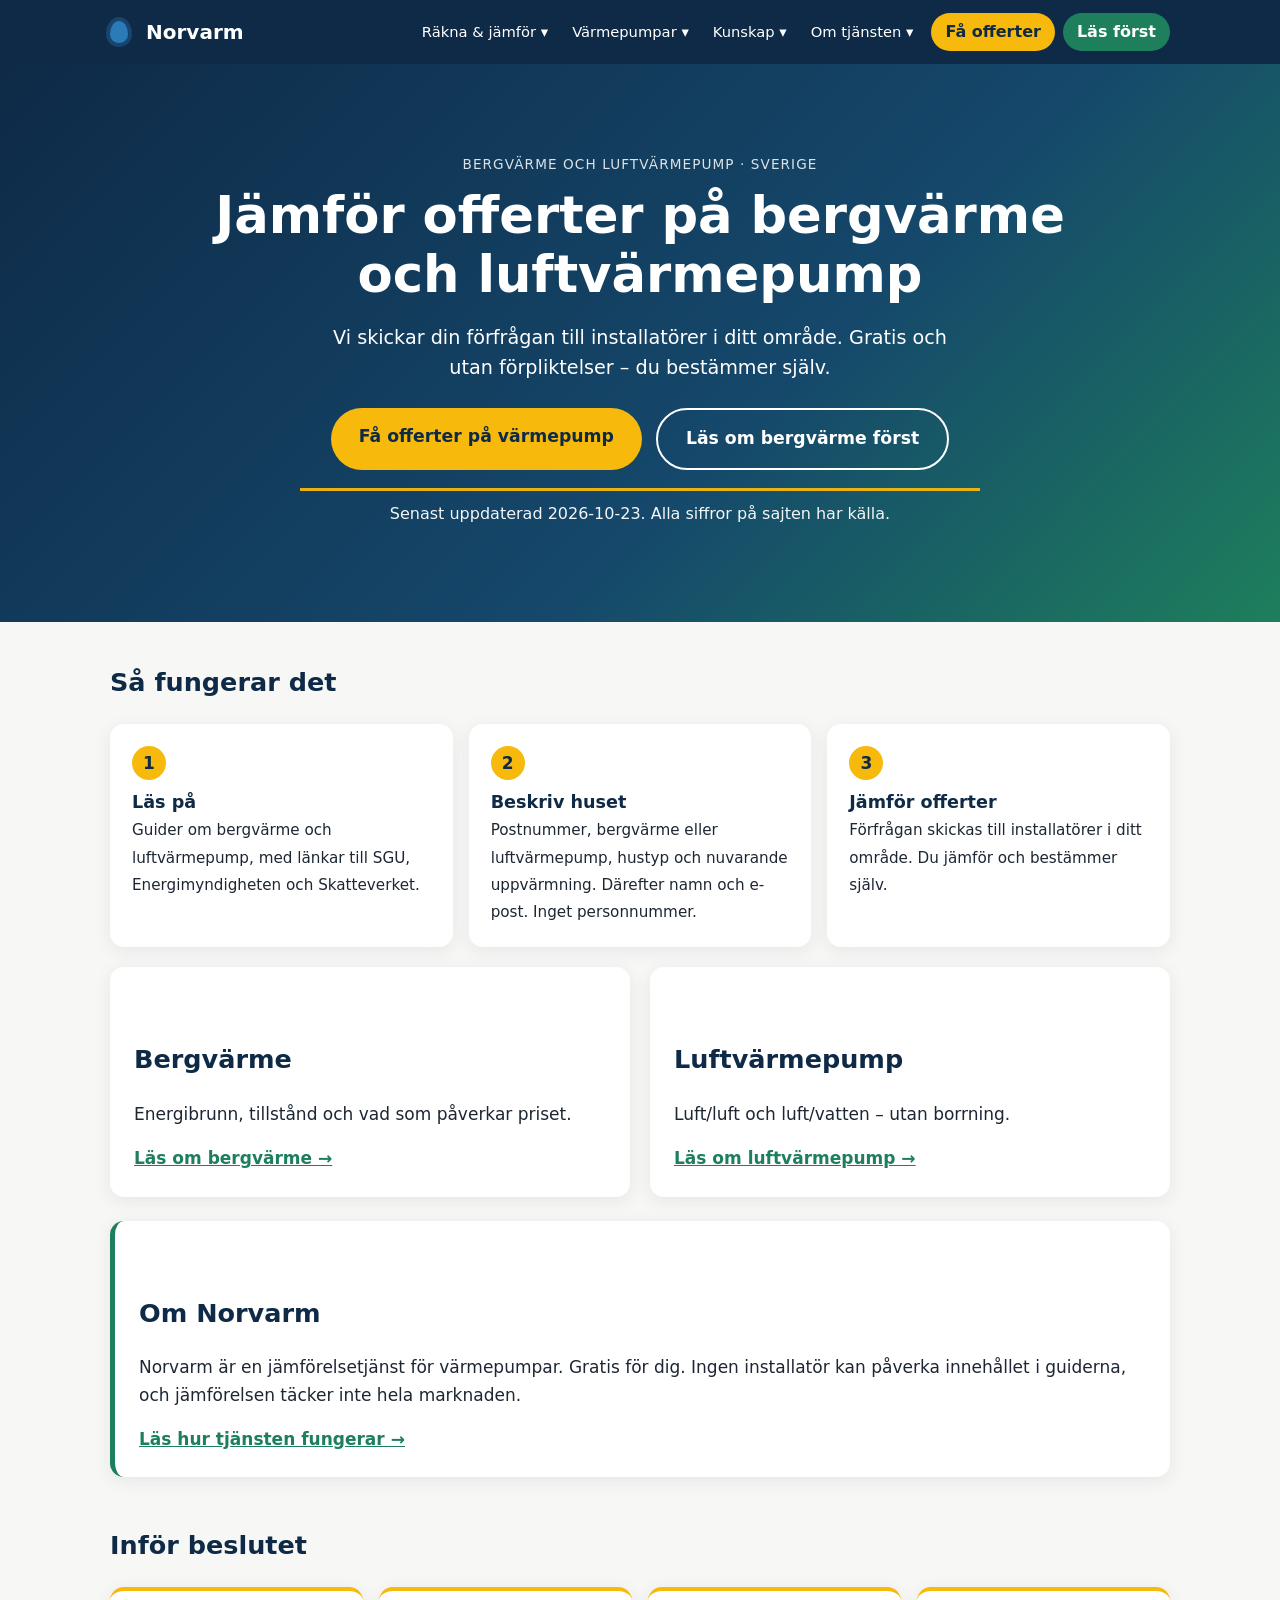
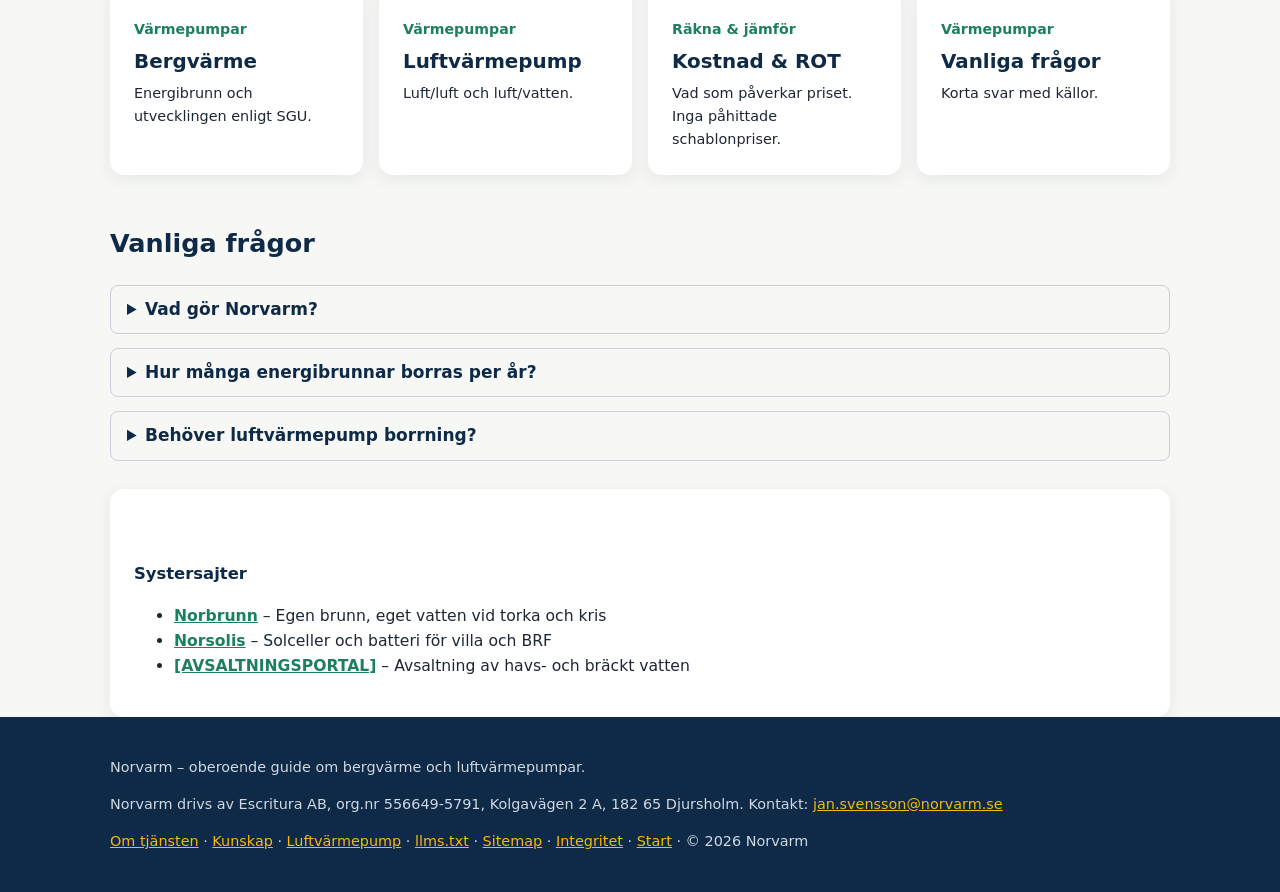
<file: index.html>
<!doctype html><html lang="sv"><head><meta charset="utf-8"><meta name="viewport" content="width=device-width,initial-scale=1"><title>Bergvärme och luftvärmepump – jämför offerter | Norvarm</title><meta name="description" content="Guider om bergvärme och luftvärmepumpar med källor, och offerter från installatörer i ditt område."><meta name="robots" content="noindex,nofollow"><!-- PROTOTYP: ta bort noindex vid publicering --><link rel="canonical" href="https://norvarm.se/"><meta property="og:type" content="website"><meta property="og:site_name" content="Norvarm"><meta property="og:title" content="Bergvärme och luftvärmepump – jämför offerter | Norvarm"><meta property="og:description" content="Guider om bergvärme och luftvärmepumpar med källor, och offerter från installatörer i ditt område."><meta property="og:url" content="https://norvarm.se/"><meta property="og:locale" content="sv_SE"><script type="application/ld+json">{"@context": "https://schema.org", "@graph": [{"@type": "Organization", "@id": "https://norvarm.se/#org", "name": "Norvarm", "url": "https://norvarm.se/", "description": "Oberoende guide om bergvärme och luftvärmepumpar, med förmedling av offertförfrågningar till installatörer.", "legalName": "Escritura AB", "taxID": "556649-5791", "address": {"@type": "PostalAddress", "streetAddress": "Kolgavägen 2 A", "postalCode": "182 65", "addressLocality": "Djursholm", "addressCountry": "SE"}, "email": "jan.svensson@norvarm.se", "contactPoint": {"@type": "ContactPoint", "contactType": "customer service", "email": "jan.svensson@norvarm.se", "availableLanguage": ["sv"]}}, {"@type": "FAQPage", "mainEntity": [{"@type": "Question", "name": "Vad gör Norvarm?", "acceptedAnswer": {"@type": "Answer", "text": "Norvarm samlar fakta om bergvärme och luftvärmepumpar och skickar din offertförfrågan vidare till installatörer i ditt område. Gratis för dig."}}, {"@type": "Question", "name": "Hur många energibrunnar borras per år?", "acceptedAnswer": {"@type": "Answer", "text": "I SGU:s brunnsregister finns 11 369 nya energibrunnar med borrår 2025, mot 21 293 år 2015."}}, {"@type": "Question", "name": "Behöver luftvärmepump borrning?", "acceptedAnswer": {"@type": "Answer", "text": "Nej. Den hämtar värme ur uteluften."}}]}, {"@type": "WebSite", "name": "Norvarm", "url": "https://norvarm.se/", "inLanguage": "sv-SE"}, {"@type": "Service", "name": "Offertförmedling värmepump", "serviceType": "Förmedling av offertförfrågningar för bergvärme och luftvärmepump", "provider": {"@id": "https://norvarm.se/#org"}, "areaServed": {"@type": "Country", "name": "Sverige"}, "offers": {"@type": "Offer", "price": "0", "priceCurrency": "SEK", "description": "Gratis för privatpersoner"}}]}</script><link rel="stylesheet" href="style.css"><!-- TODO: GoatCounter när domänen är live --></head><body>
<a class="skip" href="#main">Hoppa till innehållet</a>
<header><div class="wrap hd"><a class="logo" href="index.html"><span class="drop" aria-hidden="true"></span>Norvarm</a><button type="button" class="burger" aria-expanded="false" aria-controls="huvudmeny" aria-label="Öppna menyn">☰</button><nav id="huvudmeny" aria-label="Huvudmeny"><ul><li class="dd"><button type="button" aria-expanded="false" aria-controls="dd0">Räkna &amp; jämför <span aria-hidden="true">▾</span></button><ul id="dd0"><li><a href="offert.html">Jämför offerter</a></li><li><a href="kostnad-varmepump.html">Kostnad &amp; ROT</a></li></ul></li><li class="dd"><button type="button" aria-expanded="false" aria-controls="dd1">Värmepumpar <span aria-hidden="true">▾</span></button><ul id="dd1"><li><a href="bergvarme-energibrunn.html">Bergvärme</a></li><li><a href="luftvarmepump.html">Luftvärmepump</a></li><li><a href="vanliga-fragor-varme.html">Vanliga frågor</a></li></ul></li><li class="dd"><button type="button" aria-expanded="false" aria-controls="dd2">Kunskap <span aria-hidden="true">▾</span></button><ul id="dd2"><li><a href="kunskap.html">Alla guider</a></li></ul></li><li class="dd"><button type="button" aria-expanded="false" aria-controls="dd3">Om tjänsten <span aria-hidden="true">▾</span></button><ul id="dd3"><li><a href="om-tjansten.html">Så fungerar Norvarm</a></li><li><a href="integritet.html">Integritet</a></li></ul></li><li><a class="btn sm" href="offert.html">Få offerter</a></li><li><a class="btn sm alt" href="bergvarme-energibrunn.html">Läs först</a></li></ul></nav></div></header>
<main id="main"><section class="hero"><div class="wrap"><p class="kicker">Bergvärme och luftvärmepump · Sverige</p><h1>Jämför offerter på bergvärme och luftvärmepump</h1><p>Vi skickar din förfrågan till installatörer i ditt område. Gratis och utan förpliktelser – du bestämmer själv.</p>
<div class="ctas"><a class="btn big" href="offert.html">Få offerter på värmepump</a><a class="btn big ghost" href="bergvarme-energibrunn.html">Läs om bergvärme först</a></div>
<p class="after">Senast uppdaterad <time datetime="2026-10-23">2026-10-23</time>. Alla siffror på sajten har källa.</p></div></section>
<section class="wrap steps" aria-labelledby="sa-funkar"><h2 id="sa-funkar">Så fungerar det</h2><ol class="steplist">
<li><strong>Läs på</strong><span>Guider om bergvärme och luftvärmepump, med länkar till SGU, Energimyndigheten och Skatteverket.</span></li>
<li><strong>Beskriv huset</strong><span>Postnummer, bergvärme eller luftvärmepump, hustyp och nuvarande uppvärmning. Därefter namn och e-post. Inget personnummer.</span></li>
<li><strong>Jämför offerter</strong><span>Förfrågan skickas till installatörer i ditt område. Du jämför och bestämmer själv.</span></li></ol></section>
<section class="wrap split"><div class="box"><h2>Bergvärme</h2><p>Energibrunn, tillstånd och vad som påverkar priset.</p><a href="bergvarme-energibrunn.html">Läs om bergvärme →</a></div><div class="box"><h2>Luftvärmepump</h2><p>Luft/luft och luft/vatten – utan borrning.</p><a href="luftvarmepump.html">Läs om luftvärmepump →</a></div></section>
<section class="wrap trust"><div class="box"><h2>Om Norvarm</h2><p>Norvarm är en jämförelsetjänst för värmepumpar. Gratis för dig. Ingen installatör kan påverka innehållet i guiderna, och jämförelsen täcker inte hela marknaden.</p><a href="om-tjansten.html">Läs hur tjänsten fungerar →</a></div></section>
<section class="wrap"><h2>Inför beslutet</h2><div class="grid">
<a class="card" href="bergvarme-energibrunn.html"><small>Värmepumpar</small><h3>Bergvärme</h3><p>Energibrunn och utvecklingen enligt SGU.</p></a>
<a class="card" href="luftvarmepump.html"><small>Värmepumpar</small><h3>Luftvärmepump</h3><p>Luft/luft och luft/vatten.</p></a>
<a class="card" href="kostnad-varmepump.html"><small>Räkna &amp; jämför</small><h3>Kostnad &amp; ROT</h3><p>Vad som påverkar priset. Inga påhittade schablonpriser.</p></a>
<a class="card" href="vanliga-fragor-varme.html"><small>Värmepumpar</small><h3>Vanliga frågor</h3><p>Korta svar med källor.</p></a></div></section>
<section class="wrap"><section aria-labelledby="faq"><h2 id="faq">Vanliga frågor</h2><details><summary>Vad gör Norvarm?</summary><p>Norvarm samlar fakta om bergvärme och luftvärmepumpar och skickar din offertförfrågan vidare till installatörer i ditt område. Gratis för dig.</p></details><details><summary>Hur många energibrunnar borras per år?</summary><p>I SGU:s brunnsregister finns 11 369 nya energibrunnar med borrår 2025, mot 21 293 år 2015.</p></details><details><summary>Behöver luftvärmepump borrning?</summary><p>Nej. Den hämtar värme ur uteluften.</p></details></section><aside class="box" aria-label="Systersajter" style="margin-top:28px;font-size:.92em"><h2 style="font-size:1.05em">Systersajter</h2><ul><li><a href="https://norbrunn.se/" rel="noopener">Norbrunn</a> – Egen brunn, eget vatten vid torka och kris</li><li><a href="https://norsolis.com/" rel="noopener">Norsolis</a> – Solceller och batteri för villa och BRF</li><li><a href="https://[AVSALTNING-DOMÄN]/" rel="noopener">[AVSALTNINGSPORTAL]</a> – Avsaltning av havs- och bräckt vatten</li></ul></aside></section></main><footer><div class="wrap"><p>Norvarm – oberoende guide om bergvärme och luftvärmepumpar.</p><p>Norvarm drivs av Escritura AB, org.nr 556649-5791, Kolgavägen 2 A, 182 65 Djursholm. Kontakt: <a href="mailto:jan.svensson@norvarm.se">jan.svensson@norvarm.se</a></p><p><a href="om-tjansten.html">Om tjänsten</a> · <a href="kunskap.html">Kunskap</a> · <a href="luftvarmepump.html">Luftvärmepump</a> · <a href="llms.txt">llms.txt</a> · <a href="sitemap.xml">Sitemap</a> · <a href="integritet.html">Integritet</a> · <a href="index.html">Start</a> · © 2026 Norvarm</p></div></footer>
<script>(function(){var dds=document.querySelectorAll('.dd');function closeAll(x){dds.forEach(function(d){if(d!==x){d.classList.remove('on');d.firstElementChild.setAttribute('aria-expanded','false')}})}
dds.forEach(function(d){var b=d.firstElementChild;b.addEventListener('click',function(){var o=!d.classList.contains('on');closeAll(d);d.classList.toggle('on',o);b.setAttribute('aria-expanded',String(o))})});
var bg=document.querySelector('.burger');bg.addEventListener('click',function(){var o=document.body.classList.toggle('open');bg.setAttribute('aria-expanded',String(o));bg.setAttribute('aria-label',o?'Stäng menyn':'Öppna menyn')});
document.addEventListener('keydown',function(e){if(e.key==='Escape'){closeAll(null);document.body.classList.remove('open')}});
document.addEventListener('click',function(e){if(!e.target.closest('.dd'))closeAll(null)})})();</script></body></html>
</file>
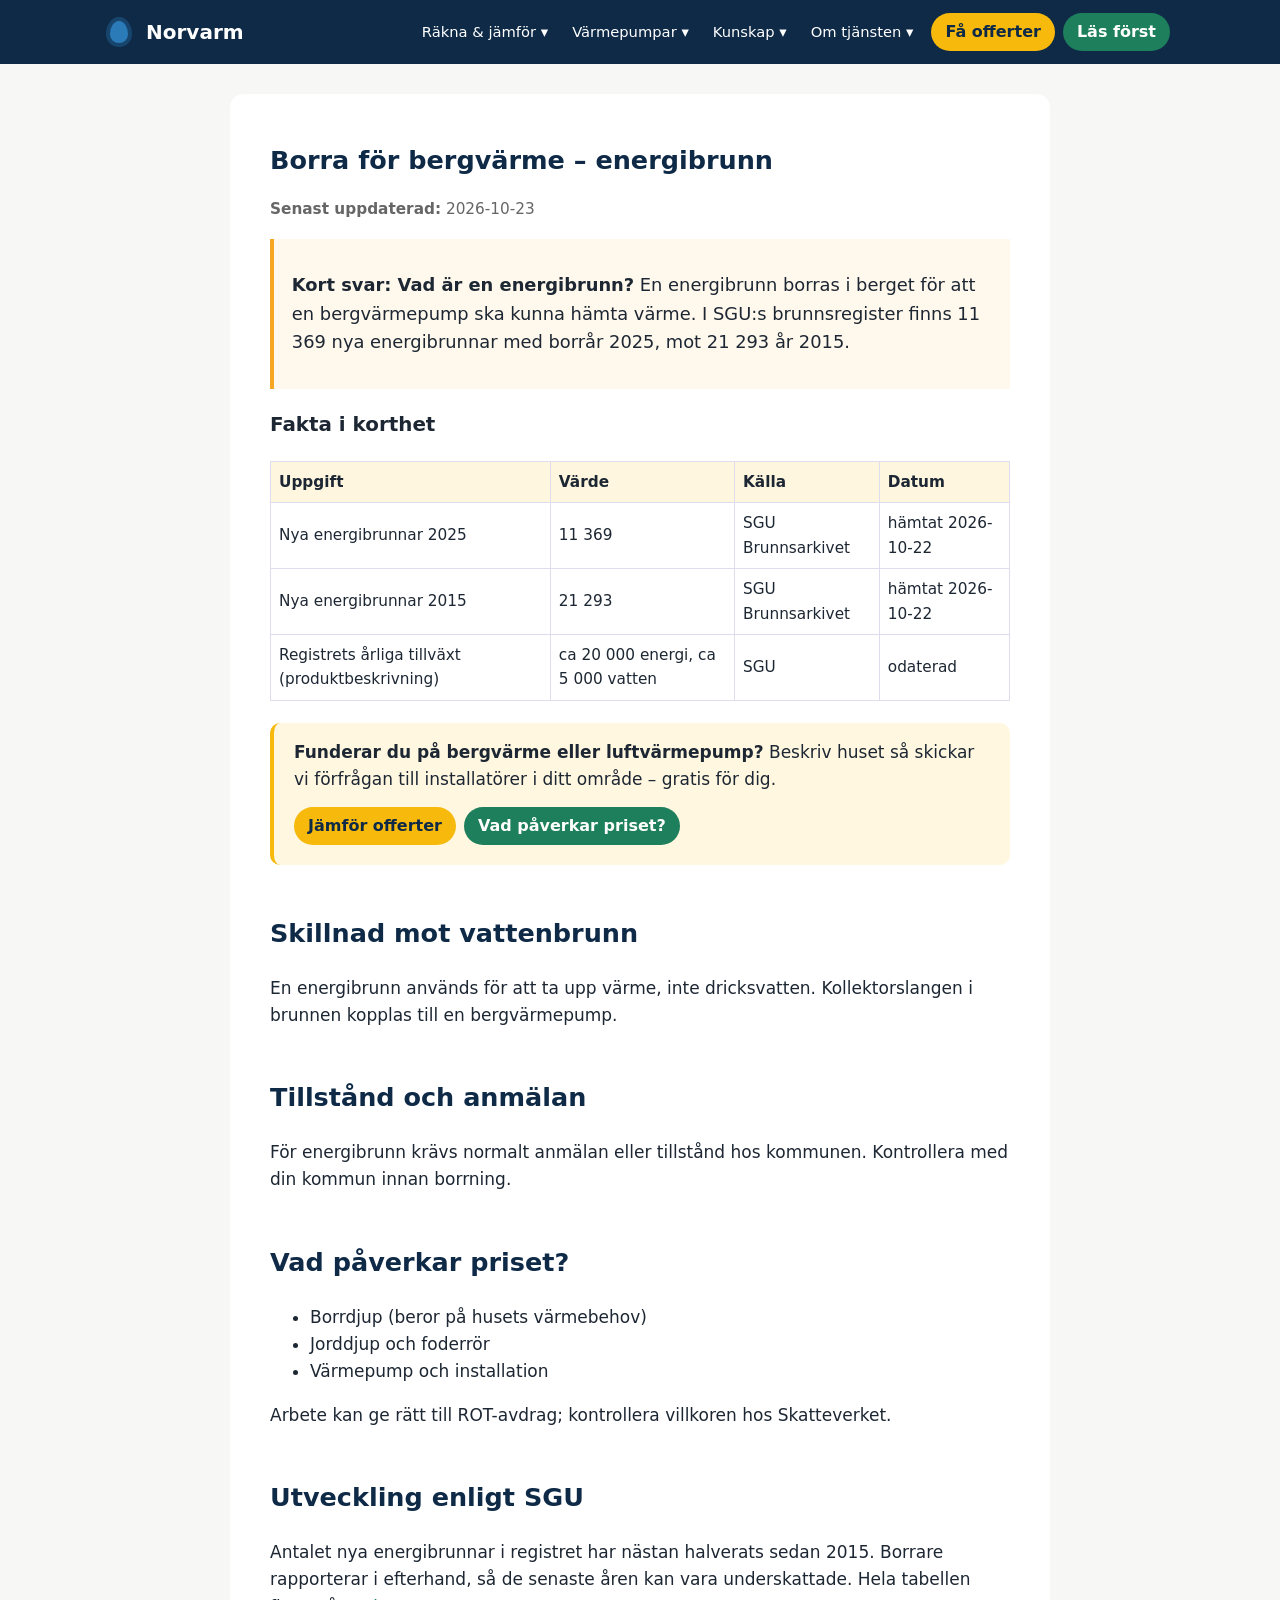
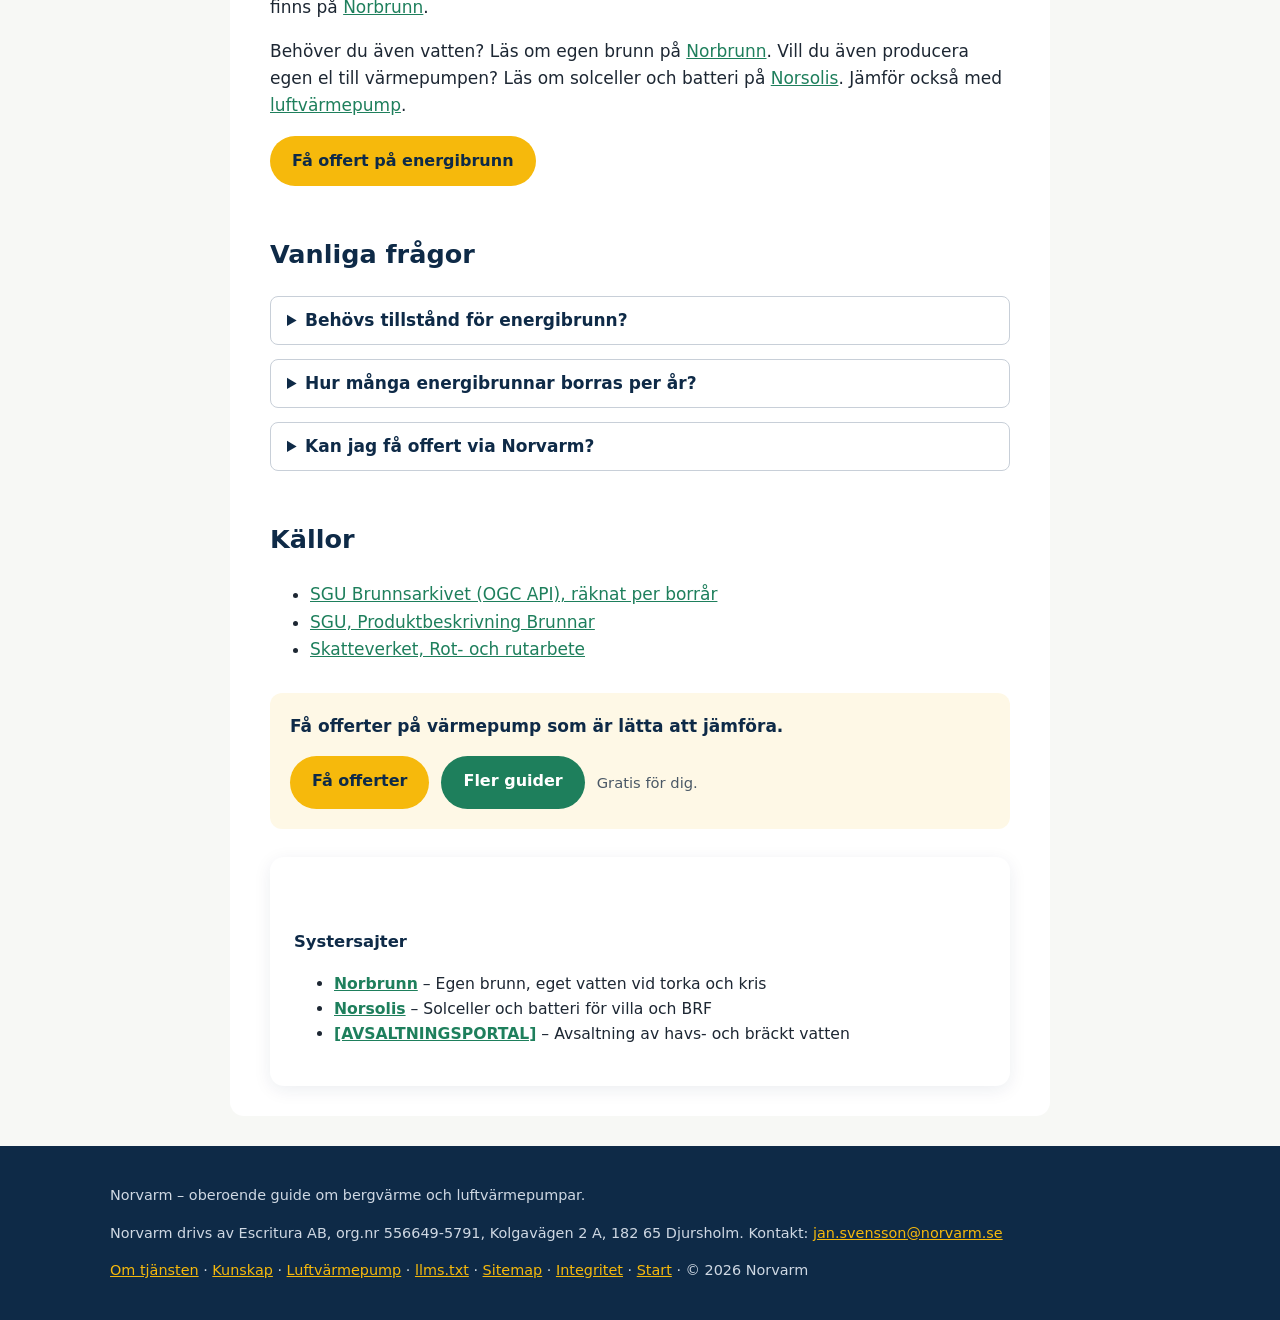
<file: bergvarme-energibrunn.html>
<!doctype html><html lang="sv"><head><meta charset="utf-8"><meta name="viewport" content="width=device-width,initial-scale=1"><title>Borra för bergvärme – energibrunn | Norvarm</title><meta name="description" content="Energibrunn för bergvärme: vad som skiljer den från vattenbrunn, statistik från SGU och vad du ska fråga om i offerten."><meta name="robots" content="noindex,nofollow"><!-- PROTOTYP: ta bort noindex vid publicering --><link rel="canonical" href="https://norvarm.se/bergvarme-energibrunn.html"><meta property="og:type" content="website"><meta property="og:site_name" content="Norvarm"><meta property="og:title" content="Borra för bergvärme – energibrunn | Norvarm"><meta property="og:description" content="Energibrunn för bergvärme: vad som skiljer den från vattenbrunn, statistik från SGU och vad du ska fråga om i offerten."><meta property="og:url" content="https://norvarm.se/bergvarme-energibrunn.html"><meta property="og:locale" content="sv_SE"><script type="application/ld+json">{"@context": "https://schema.org", "@graph": [{"@type": "Organization", "@id": "https://norvarm.se/#org", "name": "Norvarm", "url": "https://norvarm.se/", "description": "Oberoende guide om bergvärme och luftvärmepumpar, med förmedling av offertförfrågningar till installatörer.", "legalName": "Escritura AB", "taxID": "556649-5791", "address": {"@type": "PostalAddress", "streetAddress": "Kolgavägen 2 A", "postalCode": "182 65", "addressLocality": "Djursholm", "addressCountry": "SE"}, "email": "jan.svensson@norvarm.se", "contactPoint": {"@type": "ContactPoint", "contactType": "customer service", "email": "jan.svensson@norvarm.se", "availableLanguage": ["sv"]}}, {"@type": "Article", "headline": "Borra för bergvärme – energibrunn", "description": "Energibrunn för bergvärme: vad som skiljer den från vattenbrunn, statistik från SGU och vad du ska fråga om i offerten.", "inLanguage": "sv-SE", "dateModified": "2026-10-23", "mainEntityOfPage": "https://norvarm.se/bergvarme-energibrunn.html", "publisher": {"@id": "https://norvarm.se/#org"}}, {"@type": "FAQPage", "mainEntity": [{"@type": "Question", "name": "Behövs tillstånd för energibrunn?", "acceptedAnswer": {"@type": "Answer", "text": "Normalt anmälan eller tillstånd hos kommunen."}}, {"@type": "Question", "name": "Hur många energibrunnar borras per år?", "acceptedAnswer": {"@type": "Answer", "text": "11 369 nya energibrunnar med borrår 2025 i SGU:s register; registret kan vara ofullständigt för de senaste åren."}}, {"@type": "Question", "name": "Kan jag få offert via Norvarm?", "acceptedAnswer": {"@type": "Answer", "text": "Ja, välj \"Energibrunn för bergvärme\" i offertformuläret."}}]}]}</script><link rel="stylesheet" href="style.css"><!-- TODO: GoatCounter när domänen är live --></head><body>
<a class="skip" href="#main">Hoppa till innehållet</a>
<header><div class="wrap hd"><a class="logo" href="index.html"><span class="drop" aria-hidden="true"></span>Norvarm</a><button type="button" class="burger" aria-expanded="false" aria-controls="huvudmeny" aria-label="Öppna menyn">☰</button><nav id="huvudmeny" aria-label="Huvudmeny"><ul><li class="dd"><button type="button" aria-expanded="false" aria-controls="dd0">Räkna &amp; jämför <span aria-hidden="true">▾</span></button><ul id="dd0"><li><a href="offert.html">Jämför offerter</a></li><li><a href="kostnad-varmepump.html">Kostnad &amp; ROT</a></li></ul></li><li class="dd"><button type="button" aria-expanded="false" aria-controls="dd1">Värmepumpar <span aria-hidden="true">▾</span></button><ul id="dd1"><li><a href="bergvarme-energibrunn.html">Bergvärme</a></li><li><a href="luftvarmepump.html">Luftvärmepump</a></li><li><a href="vanliga-fragor-varme.html">Vanliga frågor</a></li></ul></li><li class="dd"><button type="button" aria-expanded="false" aria-controls="dd2">Kunskap <span aria-hidden="true">▾</span></button><ul id="dd2"><li><a href="kunskap.html">Alla guider</a></li></ul></li><li class="dd"><button type="button" aria-expanded="false" aria-controls="dd3">Om tjänsten <span aria-hidden="true">▾</span></button><ul id="dd3"><li><a href="om-tjansten.html">Så fungerar Norvarm</a></li><li><a href="integritet.html">Integritet</a></li></ul></li><li><a class="btn sm" href="offert.html">Få offerter</a></li><li><a class="btn sm alt" href="bergvarme-energibrunn.html">Läs först</a></li></ul></nav></div></header>
<main id="main"><article class="wrap article"><h1>Borra för bergvärme – energibrunn</h1><section class="aeo" aria-label="Kort svar och fakta"><p class="updated"><strong>Senast uppdaterad:</strong> <time datetime="2026-10-23">2026-10-23</time></p><blockquote><p><strong>Kort svar: Vad är en energibrunn?</strong> En energibrunn borras i berget för att en bergvärmepump ska kunna hämta värme. I SGU:s brunnsregister finns 11 369 nya energibrunnar med borrår 2025, mot 21 293 år 2015.</p></blockquote><h3>Fakta i korthet</h3><table><thead><tr><th>Uppgift</th><th>Värde</th><th>Källa</th><th>Datum</th></tr></thead><tbody><tr><td>Nya energibrunnar 2025</td><td>11 369</td><td>SGU Brunnsarkivet</td><td>hämtat 2026-10-22</td></tr><tr><td>Nya energibrunnar 2015</td><td>21 293</td><td>SGU Brunnsarkivet</td><td>hämtat 2026-10-22</td></tr><tr><td>Registrets årliga tillväxt (produktbeskrivning)</td><td>ca 20 000 energi, ca 5 000 vatten</td><td>SGU</td><td>odaterad</td></tr></tbody></table></section><aside class="guidecta" aria-label="Jämför offerter"><p><strong>Funderar du på bergvärme eller luftvärmepump?</strong> Beskriv huset så skickar vi förfrågan till installatörer i ditt område – gratis för dig.</p><a class="btn sm" href="offert.html">Jämför offerter</a><a class="btn alt sm" href="kostnad-varmepump.html">Vad påverkar priset?</a></aside><h2>Skillnad mot vattenbrunn</h2><p><!-- EJ VERIFIERAT -->En energibrunn används för att ta upp värme, inte dricksvatten. Kollektorslangen i brunnen kopplas till en bergvärmepump.</p>
<h2>Tillstånd och anmälan</h2><p><!-- EJ VERIFIERAT -->För energibrunn krävs normalt anmälan eller tillstånd hos kommunen. Kontrollera med din kommun innan borrning.</p>
<h2>Vad påverkar priset?</h2><ul><li>Borrdjup (beror på husets värmebehov)</li><li>Jorddjup och foderrör</li><li>Värmepump och installation</li></ul><p><!-- EJ VERIFIERAT -->Arbete kan ge rätt till ROT-avdrag; kontrollera villkoren hos Skatteverket.</p>
<h2>Utveckling enligt SGU</h2><p>Antalet nya energibrunnar i registret har nästan halverats sedan 2015. Borrare rapporterar i efterhand, så de senaste åren kan vara underskattade. Hela tabellen finns på <a href="https://norbrunn.se/statistik-brunnar.html" rel="noopener">Norbrunn</a>.</p>
<p>Behöver du även vatten? Läs om egen brunn på <a href="https://norbrunn.se/" rel="noopener">Norbrunn</a>. Vill du även producera egen el till värmepumpen? Läs om solceller och batteri på <a href="https://norsolis.com/" rel="noopener">Norsolis</a>. Jämför också med <a href="luftvarmepump.html">luftvärmepump</a>.</p>
<p><a class="btn" href="offert.html?typ=energibrunn">Få offert på energibrunn</a></p><section aria-labelledby="faq"><h2 id="faq">Vanliga frågor</h2><details><summary>Behövs tillstånd för energibrunn?</summary><p><!-- EJ VERIFIERAT -->Normalt anmälan eller tillstånd hos kommunen.</p></details><details><summary>Hur många energibrunnar borras per år?</summary><p>11 369 nya energibrunnar med borrår 2025 i SGU:s register; registret kan vara ofullständigt för de senaste åren.</p></details><details><summary>Kan jag få offert via Norvarm?</summary><p>Ja, välj "Energibrunn för bergvärme" i offertformuläret.</p></details></section><h2 id="kallor">Källor</h2><ul class="kallor"><li><a href="https://api.sgu.se/oppnadata/brunnar/ogc/features/v1/collections/brunnar" target="_blank" rel="noopener">SGU Brunnsarkivet (OGC API), räknat per borrår</a></li><li><a href="https://resource.sgu.se/dokument/produkter/brunnar-beskrivning.pdf" target="_blank" rel="noopener">SGU, Produktbeskrivning Brunnar</a></li><li><a href="https://www.skatteverket.se/privat/fastigheterochbostad/rotochrutarbete.4.2e56d4ba1202f95012080002966.html" target="_blank" rel="noopener">Skatteverket, Rot- och rutarbete</a></li></ul><div class="ctabox"><p class="ctalead">Få offerter på värmepump som är lätta att jämföra.</p><a class="btn" href="offert.html">Få offerter</a><a class="btn alt" href="kunskap.html">Fler guider</a><p class="note">Gratis för dig.</p></div><aside class="box" aria-label="Systersajter" style="margin-top:28px;font-size:.92em"><h2 style="font-size:1.05em">Systersajter</h2><ul><li><a href="https://norbrunn.se/" rel="noopener">Norbrunn</a> – Egen brunn, eget vatten vid torka och kris</li><li><a href="https://norsolis.com/" rel="noopener">Norsolis</a> – Solceller och batteri för villa och BRF</li><li><a href="https://[AVSALTNING-DOMÄN]/" rel="noopener">[AVSALTNINGSPORTAL]</a> – Avsaltning av havs- och bräckt vatten</li></ul></aside></article></main><footer><div class="wrap"><p>Norvarm – oberoende guide om bergvärme och luftvärmepumpar.</p><p>Norvarm drivs av Escritura AB, org.nr 556649-5791, Kolgavägen 2 A, 182 65 Djursholm. Kontakt: <a href="mailto:jan.svensson@norvarm.se">jan.svensson@norvarm.se</a></p><p><a href="om-tjansten.html">Om tjänsten</a> · <a href="kunskap.html">Kunskap</a> · <a href="luftvarmepump.html">Luftvärmepump</a> · <a href="llms.txt">llms.txt</a> · <a href="sitemap.xml">Sitemap</a> · <a href="integritet.html">Integritet</a> · <a href="index.html">Start</a> · © 2026 Norvarm</p></div></footer>
<script>(function(){var dds=document.querySelectorAll('.dd');function closeAll(x){dds.forEach(function(d){if(d!==x){d.classList.remove('on');d.firstElementChild.setAttribute('aria-expanded','false')}})}
dds.forEach(function(d){var b=d.firstElementChild;b.addEventListener('click',function(){var o=!d.classList.contains('on');closeAll(d);d.classList.toggle('on',o);b.setAttribute('aria-expanded',String(o))})});
var bg=document.querySelector('.burger');bg.addEventListener('click',function(){var o=document.body.classList.toggle('open');bg.setAttribute('aria-expanded',String(o));bg.setAttribute('aria-label',o?'Stäng menyn':'Öppna menyn')});
document.addEventListener('keydown',function(e){if(e.key==='Escape'){closeAll(null);document.body.classList.remove('open')}});
document.addEventListener('click',function(e){if(!e.target.closest('.dd'))closeAll(null)})})();</script></body></html>
</file>
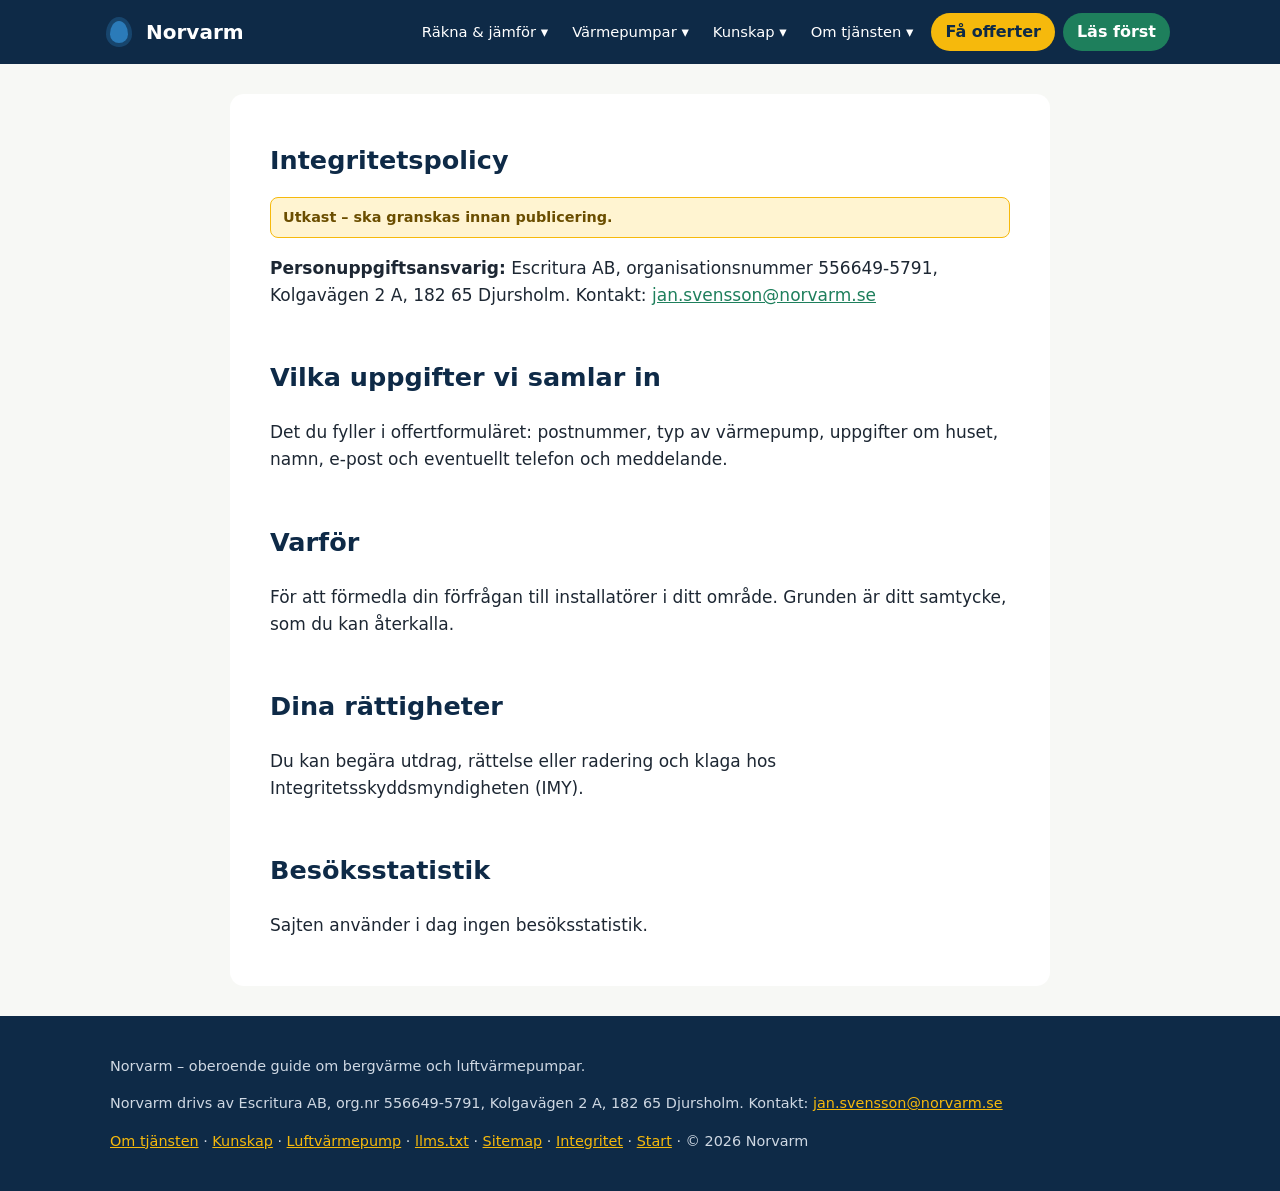
<file: integritet.html>
<!doctype html><html lang="sv"><head><meta charset="utf-8"><meta name="viewport" content="width=device-width,initial-scale=1"><title>Integritetspolicy | Norvarm</title><meta name="description" content="Hur Norvarm hanterar personuppgifter."><meta name="robots" content="noindex,nofollow"><!-- PROTOTYP: ta bort noindex vid publicering --><link rel="canonical" href="https://norvarm.se/integritet.html"><meta property="og:type" content="website"><meta property="og:site_name" content="Norvarm"><meta property="og:title" content="Integritetspolicy | Norvarm"><meta property="og:description" content="Hur Norvarm hanterar personuppgifter."><meta property="og:url" content="https://norvarm.se/integritet.html"><meta property="og:locale" content="sv_SE"><script type="application/ld+json">{"@context": "https://schema.org", "@graph": [{"@type": "Organization", "@id": "https://norvarm.se/#org", "name": "Norvarm", "url": "https://norvarm.se/", "description": "Oberoende guide om bergvärme och luftvärmepumpar, med förmedling av offertförfrågningar till installatörer.", "legalName": "Escritura AB", "taxID": "556649-5791", "address": {"@type": "PostalAddress", "streetAddress": "Kolgavägen 2 A", "postalCode": "182 65", "addressLocality": "Djursholm", "addressCountry": "SE"}, "email": "jan.svensson@norvarm.se", "contactPoint": {"@type": "ContactPoint", "contactType": "customer service", "email": "jan.svensson@norvarm.se", "availableLanguage": ["sv"]}}]}</script><link rel="stylesheet" href="style.css"><!-- TODO: GoatCounter när domänen är live --></head><body>
<a class="skip" href="#main">Hoppa till innehållet</a>
<header><div class="wrap hd"><a class="logo" href="index.html"><span class="drop" aria-hidden="true"></span>Norvarm</a><button type="button" class="burger" aria-expanded="false" aria-controls="huvudmeny" aria-label="Öppna menyn">☰</button><nav id="huvudmeny" aria-label="Huvudmeny"><ul><li class="dd"><button type="button" aria-expanded="false" aria-controls="dd0">Räkna &amp; jämför <span aria-hidden="true">▾</span></button><ul id="dd0"><li><a href="offert.html">Jämför offerter</a></li><li><a href="kostnad-varmepump.html">Kostnad &amp; ROT</a></li></ul></li><li class="dd"><button type="button" aria-expanded="false" aria-controls="dd1">Värmepumpar <span aria-hidden="true">▾</span></button><ul id="dd1"><li><a href="bergvarme-energibrunn.html">Bergvärme</a></li><li><a href="luftvarmepump.html">Luftvärmepump</a></li><li><a href="vanliga-fragor-varme.html">Vanliga frågor</a></li></ul></li><li class="dd"><button type="button" aria-expanded="false" aria-controls="dd2">Kunskap <span aria-hidden="true">▾</span></button><ul id="dd2"><li><a href="kunskap.html">Alla guider</a></li></ul></li><li class="dd"><button type="button" aria-expanded="false" aria-controls="dd3">Om tjänsten <span aria-hidden="true">▾</span></button><ul id="dd3"><li><a href="om-tjansten.html">Så fungerar Norvarm</a></li><li><a href="integritet.html">Integritet</a></li></ul></li><li><a class="btn sm" href="offert.html">Få offerter</a></li><li><a class="btn sm alt" href="bergvarme-energibrunn.html">Läs först</a></li></ul></nav></div></header>
<main id="main"><article class="wrap article"><h1>Integritetspolicy</h1><p class="banner">Utkast – ska granskas innan publicering. <!-- TODO: lagringstid, mottagare/personuppgiftsbiträde (Google) och rättslig grund – ej beslutat --></p>
<p><strong>Personuppgiftsansvarig:</strong> Escritura AB, organisationsnummer 556649-5791, Kolgavägen 2 A, 182 65 Djursholm. Kontakt: <a href="mailto:jan.svensson@norvarm.se">jan.svensson@norvarm.se</a></p>
<h2>Vilka uppgifter vi samlar in</h2><p>Det du fyller i offertformuläret: postnummer, typ av värmepump, uppgifter om huset, namn, e-post och eventuellt telefon och meddelande.</p>
<h2>Varför</h2><p>För att förmedla din förfrågan till installatörer i ditt område. Grunden är ditt samtycke, som du kan återkalla.</p>
<h2>Dina rättigheter</h2><p>Du kan begära utdrag, rättelse eller radering och klaga hos Integritetsskyddsmyndigheten (IMY).</p>
<h2>Besöksstatistik</h2><p>Sajten använder i dag ingen besöksstatistik.</p></article></main><footer><div class="wrap"><p>Norvarm – oberoende guide om bergvärme och luftvärmepumpar.</p><p>Norvarm drivs av Escritura AB, org.nr 556649-5791, Kolgavägen 2 A, 182 65 Djursholm. Kontakt: <a href="mailto:jan.svensson@norvarm.se">jan.svensson@norvarm.se</a></p><p><a href="om-tjansten.html">Om tjänsten</a> · <a href="kunskap.html">Kunskap</a> · <a href="luftvarmepump.html">Luftvärmepump</a> · <a href="llms.txt">llms.txt</a> · <a href="sitemap.xml">Sitemap</a> · <a href="integritet.html">Integritet</a> · <a href="index.html">Start</a> · © 2026 Norvarm</p></div></footer>
<script>(function(){var dds=document.querySelectorAll('.dd');function closeAll(x){dds.forEach(function(d){if(d!==x){d.classList.remove('on');d.firstElementChild.setAttribute('aria-expanded','false')}})}
dds.forEach(function(d){var b=d.firstElementChild;b.addEventListener('click',function(){var o=!d.classList.contains('on');closeAll(d);d.classList.toggle('on',o);b.setAttribute('aria-expanded',String(o))})});
var bg=document.querySelector('.burger');bg.addEventListener('click',function(){var o=document.body.classList.toggle('open');bg.setAttribute('aria-expanded',String(o));bg.setAttribute('aria-label',o?'Stäng menyn':'Öppna menyn')});
document.addEventListener('keydown',function(e){if(e.key==='Escape'){closeAll(null);document.body.classList.remove('open')}});
document.addEventListener('click',function(e){if(!e.target.closest('.dd'))closeAll(null)})})();</script></body></html>
</file>
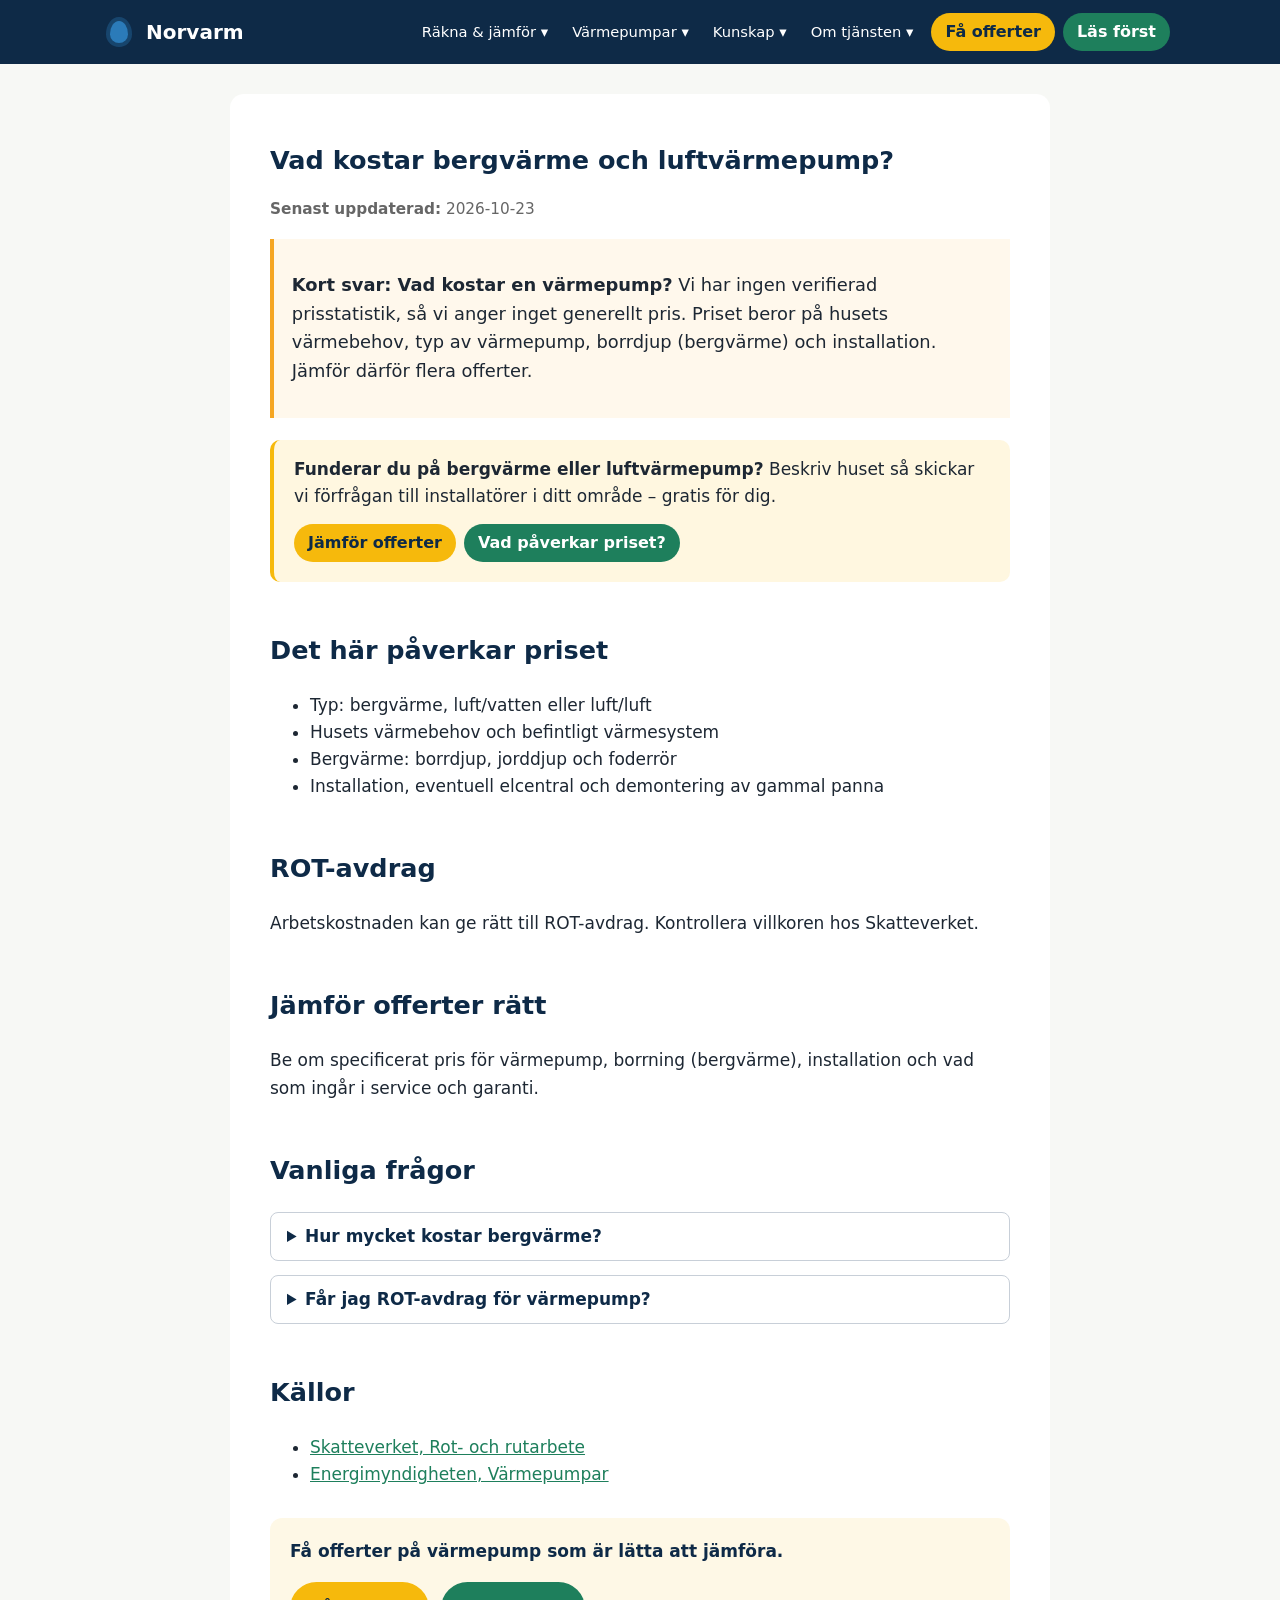
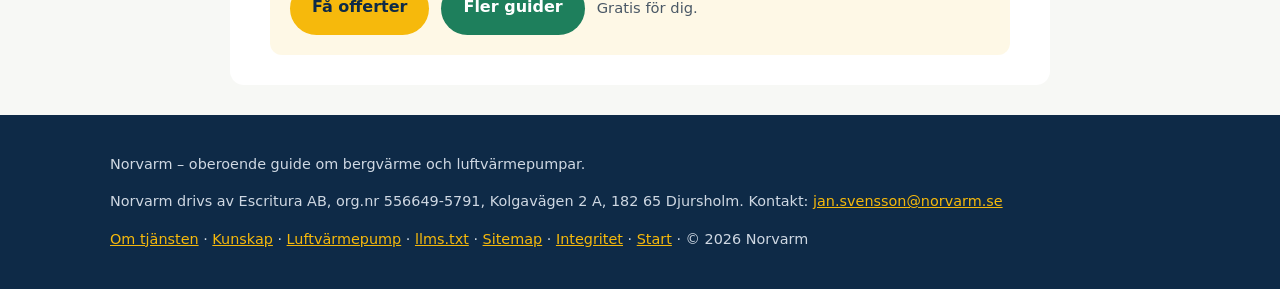
<file: kostnad-varmepump.html>
<!doctype html><html lang="sv"><head><meta charset="utf-8"><meta name="viewport" content="width=device-width,initial-scale=1"><title>Vad kostar bergvärme och luftvärmepump? | Norvarm</title><meta name="description" content="Vad påverkar priset på bergvärme och luftvärmepump, och gäller ROT-avdrag? Inga påhittade schablonpriser."><meta name="robots" content="noindex,nofollow"><!-- PROTOTYP: ta bort noindex vid publicering --><link rel="canonical" href="https://norvarm.se/kostnad-varmepump.html"><meta property="og:type" content="website"><meta property="og:site_name" content="Norvarm"><meta property="og:title" content="Vad kostar bergvärme och luftvärmepump? | Norvarm"><meta property="og:description" content="Vad påverkar priset på bergvärme och luftvärmepump, och gäller ROT-avdrag? Inga påhittade schablonpriser."><meta property="og:url" content="https://norvarm.se/kostnad-varmepump.html"><meta property="og:locale" content="sv_SE"><script type="application/ld+json">{"@context": "https://schema.org", "@graph": [{"@type": "Organization", "@id": "https://norvarm.se/#org", "name": "Norvarm", "url": "https://norvarm.se/", "description": "Oberoende guide om bergvärme och luftvärmepumpar, med förmedling av offertförfrågningar till installatörer.", "legalName": "Escritura AB", "taxID": "556649-5791", "address": {"@type": "PostalAddress", "streetAddress": "Kolgavägen 2 A", "postalCode": "182 65", "addressLocality": "Djursholm", "addressCountry": "SE"}, "email": "jan.svensson@norvarm.se", "contactPoint": {"@type": "ContactPoint", "contactType": "customer service", "email": "jan.svensson@norvarm.se", "availableLanguage": ["sv"]}}, {"@type": "Article", "headline": "Vad kostar bergvärme och luftvärmepump?", "description": "Vad påverkar priset på bergvärme och luftvärmepump, och gäller ROT-avdrag? Inga påhittade schablonpriser.", "inLanguage": "sv-SE", "dateModified": "2026-10-23", "mainEntityOfPage": "https://norvarm.se/kostnad-varmepump.html", "publisher": {"@id": "https://norvarm.se/#org"}}, {"@type": "FAQPage", "mainEntity": [{"@type": "Question", "name": "Hur mycket kostar bergvärme?", "acceptedAnswer": {"@type": "Answer", "text": "Vi anger inget generellt pris eftersom vi saknar verifierad prisstatistik."}}, {"@type": "Question", "name": "Får jag ROT-avdrag för värmepump?", "acceptedAnswer": {"@type": "Answer", "text": "Arbetskostnaden kan ge rätt till ROT-avdrag; kontrollera hos Skatteverket."}}]}]}</script><link rel="stylesheet" href="style.css"><!-- TODO: GoatCounter när domänen är live --></head><body>
<a class="skip" href="#main">Hoppa till innehållet</a>
<header><div class="wrap hd"><a class="logo" href="index.html"><span class="drop" aria-hidden="true"></span>Norvarm</a><button type="button" class="burger" aria-expanded="false" aria-controls="huvudmeny" aria-label="Öppna menyn">☰</button><nav id="huvudmeny" aria-label="Huvudmeny"><ul><li class="dd"><button type="button" aria-expanded="false" aria-controls="dd0">Räkna &amp; jämför <span aria-hidden="true">▾</span></button><ul id="dd0"><li><a href="offert.html">Jämför offerter</a></li><li><a href="kostnad-varmepump.html">Kostnad &amp; ROT</a></li></ul></li><li class="dd"><button type="button" aria-expanded="false" aria-controls="dd1">Värmepumpar <span aria-hidden="true">▾</span></button><ul id="dd1"><li><a href="bergvarme-energibrunn.html">Bergvärme</a></li><li><a href="luftvarmepump.html">Luftvärmepump</a></li><li><a href="vanliga-fragor-varme.html">Vanliga frågor</a></li></ul></li><li class="dd"><button type="button" aria-expanded="false" aria-controls="dd2">Kunskap <span aria-hidden="true">▾</span></button><ul id="dd2"><li><a href="kunskap.html">Alla guider</a></li></ul></li><li class="dd"><button type="button" aria-expanded="false" aria-controls="dd3">Om tjänsten <span aria-hidden="true">▾</span></button><ul id="dd3"><li><a href="om-tjansten.html">Så fungerar Norvarm</a></li><li><a href="integritet.html">Integritet</a></li></ul></li><li><a class="btn sm" href="offert.html">Få offerter</a></li><li><a class="btn sm alt" href="bergvarme-energibrunn.html">Läs först</a></li></ul></nav></div></header>
<main id="main"><article class="wrap article"><h1>Vad kostar bergvärme och luftvärmepump?</h1><section class="aeo" aria-label="Kort svar och fakta"><p class="updated"><strong>Senast uppdaterad:</strong> <time datetime="2026-10-23">2026-10-23</time></p><blockquote><p><strong>Kort svar: Vad kostar en värmepump?</strong> Vi har ingen verifierad prisstatistik, så vi anger inget generellt pris. Priset beror på husets värmebehov, typ av värmepump, borrdjup (bergvärme) och installation. Jämför därför flera offerter.</p></blockquote></section><aside class="guidecta" aria-label="Jämför offerter"><p><strong>Funderar du på bergvärme eller luftvärmepump?</strong> Beskriv huset så skickar vi förfrågan till installatörer i ditt område – gratis för dig.</p><a class="btn sm" href="offert.html">Jämför offerter</a><a class="btn alt sm" href="kostnad-varmepump.html">Vad påverkar priset?</a></aside><h2>Det här påverkar priset</h2><ul><li>Typ: bergvärme, luft/vatten eller luft/luft</li><li>Husets värmebehov och befintligt värmesystem</li><li>Bergvärme: borrdjup, jorddjup och foderrör</li><li>Installation, eventuell elcentral och demontering av gammal panna</li></ul>
<h2>ROT-avdrag</h2><p><!-- EJ VERIFIERAT -->Arbetskostnaden kan ge rätt till ROT-avdrag. Kontrollera villkoren hos Skatteverket.</p>
<h2>Jämför offerter rätt</h2><p>Be om specificerat pris för värmepump, borrning (bergvärme), installation och vad som ingår i service och garanti.</p><section aria-labelledby="faq"><h2 id="faq">Vanliga frågor</h2><details><summary>Hur mycket kostar bergvärme?</summary><p>Vi anger inget generellt pris eftersom vi saknar verifierad prisstatistik.</p></details><details><summary>Får jag ROT-avdrag för värmepump?</summary><p><!-- EJ VERIFIERAT -->Arbetskostnaden kan ge rätt till ROT-avdrag; kontrollera hos Skatteverket.</p></details></section><h2 id="kallor">Källor</h2><ul class="kallor"><li><a href="https://www.skatteverket.se/privat/fastigheterochbostad/rotochrutarbete.4.2e56d4ba1202f95012080002966.html" target="_blank" rel="noopener">Skatteverket, Rot- och rutarbete</a></li><li><a href="https://www.energimyndigheten.se/energieffektivisering/jag-ar-privatperson/varme-och-varmvatten/varmepumpar/" target="_blank" rel="noopener">Energimyndigheten, Värmepumpar</a></li></ul><div class="ctabox"><p class="ctalead">Få offerter på värmepump som är lätta att jämföra.</p><a class="btn" href="offert.html">Få offerter</a><a class="btn alt" href="kunskap.html">Fler guider</a><p class="note">Gratis för dig.</p></div></article></main><footer><div class="wrap"><p>Norvarm – oberoende guide om bergvärme och luftvärmepumpar.</p><p>Norvarm drivs av Escritura AB, org.nr 556649-5791, Kolgavägen 2 A, 182 65 Djursholm. Kontakt: <a href="mailto:jan.svensson@norvarm.se">jan.svensson@norvarm.se</a></p><p><a href="om-tjansten.html">Om tjänsten</a> · <a href="kunskap.html">Kunskap</a> · <a href="luftvarmepump.html">Luftvärmepump</a> · <a href="llms.txt">llms.txt</a> · <a href="sitemap.xml">Sitemap</a> · <a href="integritet.html">Integritet</a> · <a href="index.html">Start</a> · © 2026 Norvarm</p></div></footer>
<script>(function(){var dds=document.querySelectorAll('.dd');function closeAll(x){dds.forEach(function(d){if(d!==x){d.classList.remove('on');d.firstElementChild.setAttribute('aria-expanded','false')}})}
dds.forEach(function(d){var b=d.firstElementChild;b.addEventListener('click',function(){var o=!d.classList.contains('on');closeAll(d);d.classList.toggle('on',o);b.setAttribute('aria-expanded',String(o))})});
var bg=document.querySelector('.burger');bg.addEventListener('click',function(){var o=document.body.classList.toggle('open');bg.setAttribute('aria-expanded',String(o));bg.setAttribute('aria-label',o?'Stäng menyn':'Öppna menyn')});
document.addEventListener('keydown',function(e){if(e.key==='Escape'){closeAll(null);document.body.classList.remove('open')}});
document.addEventListener('click',function(e){if(!e.target.closest('.dd'))closeAll(null)})})();</script></body></html>
</file>
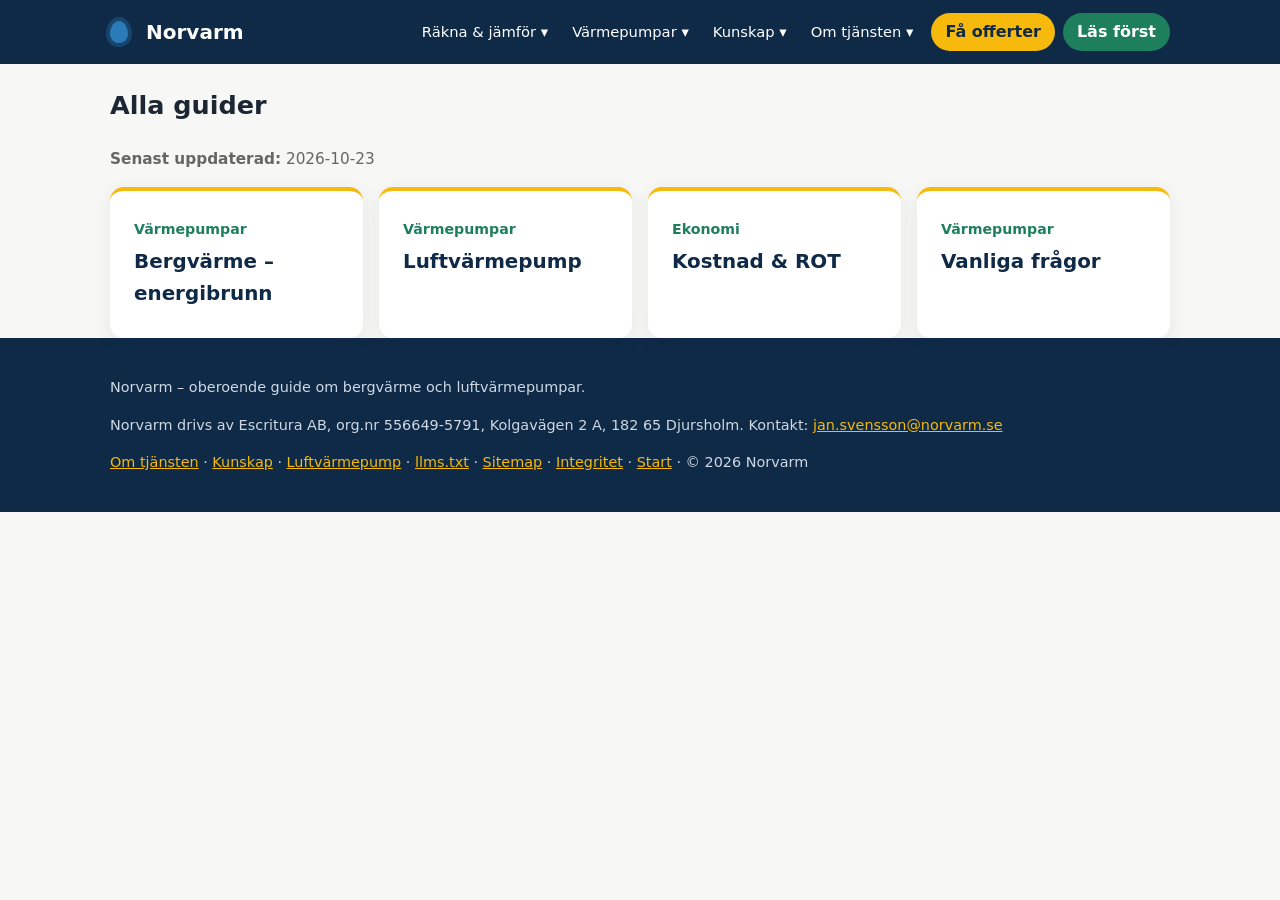
<file: kunskap.html>
<!doctype html><html lang="sv"><head><meta charset="utf-8"><meta name="viewport" content="width=device-width,initial-scale=1"><title>Kunskap om bergvärme och luftvärmepump – alla guider | Norvarm</title><meta name="description" content="Alla guider om bergvärme och luftvärmepumpar."><meta name="robots" content="noindex,nofollow"><!-- PROTOTYP: ta bort noindex vid publicering --><link rel="canonical" href="https://norvarm.se/kunskap.html"><meta property="og:type" content="website"><meta property="og:site_name" content="Norvarm"><meta property="og:title" content="Kunskap om bergvärme och luftvärmepump – alla guider | Norvarm"><meta property="og:description" content="Alla guider om bergvärme och luftvärmepumpar."><meta property="og:url" content="https://norvarm.se/kunskap.html"><meta property="og:locale" content="sv_SE"><script type="application/ld+json">{"@context": "https://schema.org", "@graph": [{"@type": "Organization", "@id": "https://norvarm.se/#org", "name": "Norvarm", "url": "https://norvarm.se/", "description": "Oberoende guide om bergvärme och luftvärmepumpar, med förmedling av offertförfrågningar till installatörer.", "legalName": "Escritura AB", "taxID": "556649-5791", "address": {"@type": "PostalAddress", "streetAddress": "Kolgavägen 2 A", "postalCode": "182 65", "addressLocality": "Djursholm", "addressCountry": "SE"}, "email": "jan.svensson@norvarm.se", "contactPoint": {"@type": "ContactPoint", "contactType": "customer service", "email": "jan.svensson@norvarm.se", "availableLanguage": ["sv"]}}]}</script><link rel="stylesheet" href="style.css"><!-- TODO: GoatCounter när domänen är live --></head><body>
<a class="skip" href="#main">Hoppa till innehållet</a>
<header><div class="wrap hd"><a class="logo" href="index.html"><span class="drop" aria-hidden="true"></span>Norvarm</a><button type="button" class="burger" aria-expanded="false" aria-controls="huvudmeny" aria-label="Öppna menyn">☰</button><nav id="huvudmeny" aria-label="Huvudmeny"><ul><li class="dd"><button type="button" aria-expanded="false" aria-controls="dd0">Räkna &amp; jämför <span aria-hidden="true">▾</span></button><ul id="dd0"><li><a href="offert.html">Jämför offerter</a></li><li><a href="kostnad-varmepump.html">Kostnad &amp; ROT</a></li></ul></li><li class="dd"><button type="button" aria-expanded="false" aria-controls="dd1">Värmepumpar <span aria-hidden="true">▾</span></button><ul id="dd1"><li><a href="bergvarme-energibrunn.html">Bergvärme</a></li><li><a href="luftvarmepump.html">Luftvärmepump</a></li><li><a href="vanliga-fragor-varme.html">Vanliga frågor</a></li></ul></li><li class="dd"><button type="button" aria-expanded="false" aria-controls="dd2">Kunskap <span aria-hidden="true">▾</span></button><ul id="dd2"><li><a href="kunskap.html">Alla guider</a></li></ul></li><li class="dd"><button type="button" aria-expanded="false" aria-controls="dd3">Om tjänsten <span aria-hidden="true">▾</span></button><ul id="dd3"><li><a href="om-tjansten.html">Så fungerar Norvarm</a></li><li><a href="integritet.html">Integritet</a></li></ul></li><li><a class="btn sm" href="offert.html">Få offerter</a></li><li><a class="btn sm alt" href="bergvarme-energibrunn.html">Läs först</a></li></ul></nav></div></header>
<main id="main"><section class="wrap"><h1>Alla guider</h1><p class="updated"><strong>Senast uppdaterad:</strong> <time datetime="2026-10-23">2026-10-23</time></p><div class="grid"><a class="card" href="bergvarme-energibrunn.html"><small>Värmepumpar</small><h3>Bergvärme – energibrunn</h3></a><a class="card" href="luftvarmepump.html"><small>Värmepumpar</small><h3>Luftvärmepump</h3></a><a class="card" href="kostnad-varmepump.html"><small>Ekonomi</small><h3>Kostnad & ROT</h3></a><a class="card" href="vanliga-fragor-varme.html"><small>Värmepumpar</small><h3>Vanliga frågor</h3></a></div></section></main><footer><div class="wrap"><p>Norvarm – oberoende guide om bergvärme och luftvärmepumpar.</p><p>Norvarm drivs av Escritura AB, org.nr 556649-5791, Kolgavägen 2 A, 182 65 Djursholm. Kontakt: <a href="mailto:jan.svensson@norvarm.se">jan.svensson@norvarm.se</a></p><p><a href="om-tjansten.html">Om tjänsten</a> · <a href="kunskap.html">Kunskap</a> · <a href="luftvarmepump.html">Luftvärmepump</a> · <a href="llms.txt">llms.txt</a> · <a href="sitemap.xml">Sitemap</a> · <a href="integritet.html">Integritet</a> · <a href="index.html">Start</a> · © 2026 Norvarm</p></div></footer>
<script>(function(){var dds=document.querySelectorAll('.dd');function closeAll(x){dds.forEach(function(d){if(d!==x){d.classList.remove('on');d.firstElementChild.setAttribute('aria-expanded','false')}})}
dds.forEach(function(d){var b=d.firstElementChild;b.addEventListener('click',function(){var o=!d.classList.contains('on');closeAll(d);d.classList.toggle('on',o);b.setAttribute('aria-expanded',String(o))})});
var bg=document.querySelector('.burger');bg.addEventListener('click',function(){var o=document.body.classList.toggle('open');bg.setAttribute('aria-expanded',String(o));bg.setAttribute('aria-label',o?'Stäng menyn':'Öppna menyn')});
document.addEventListener('keydown',function(e){if(e.key==='Escape'){closeAll(null);document.body.classList.remove('open')}});
document.addEventListener('click',function(e){if(!e.target.closest('.dd'))closeAll(null)})})();</script></body></html>
</file>
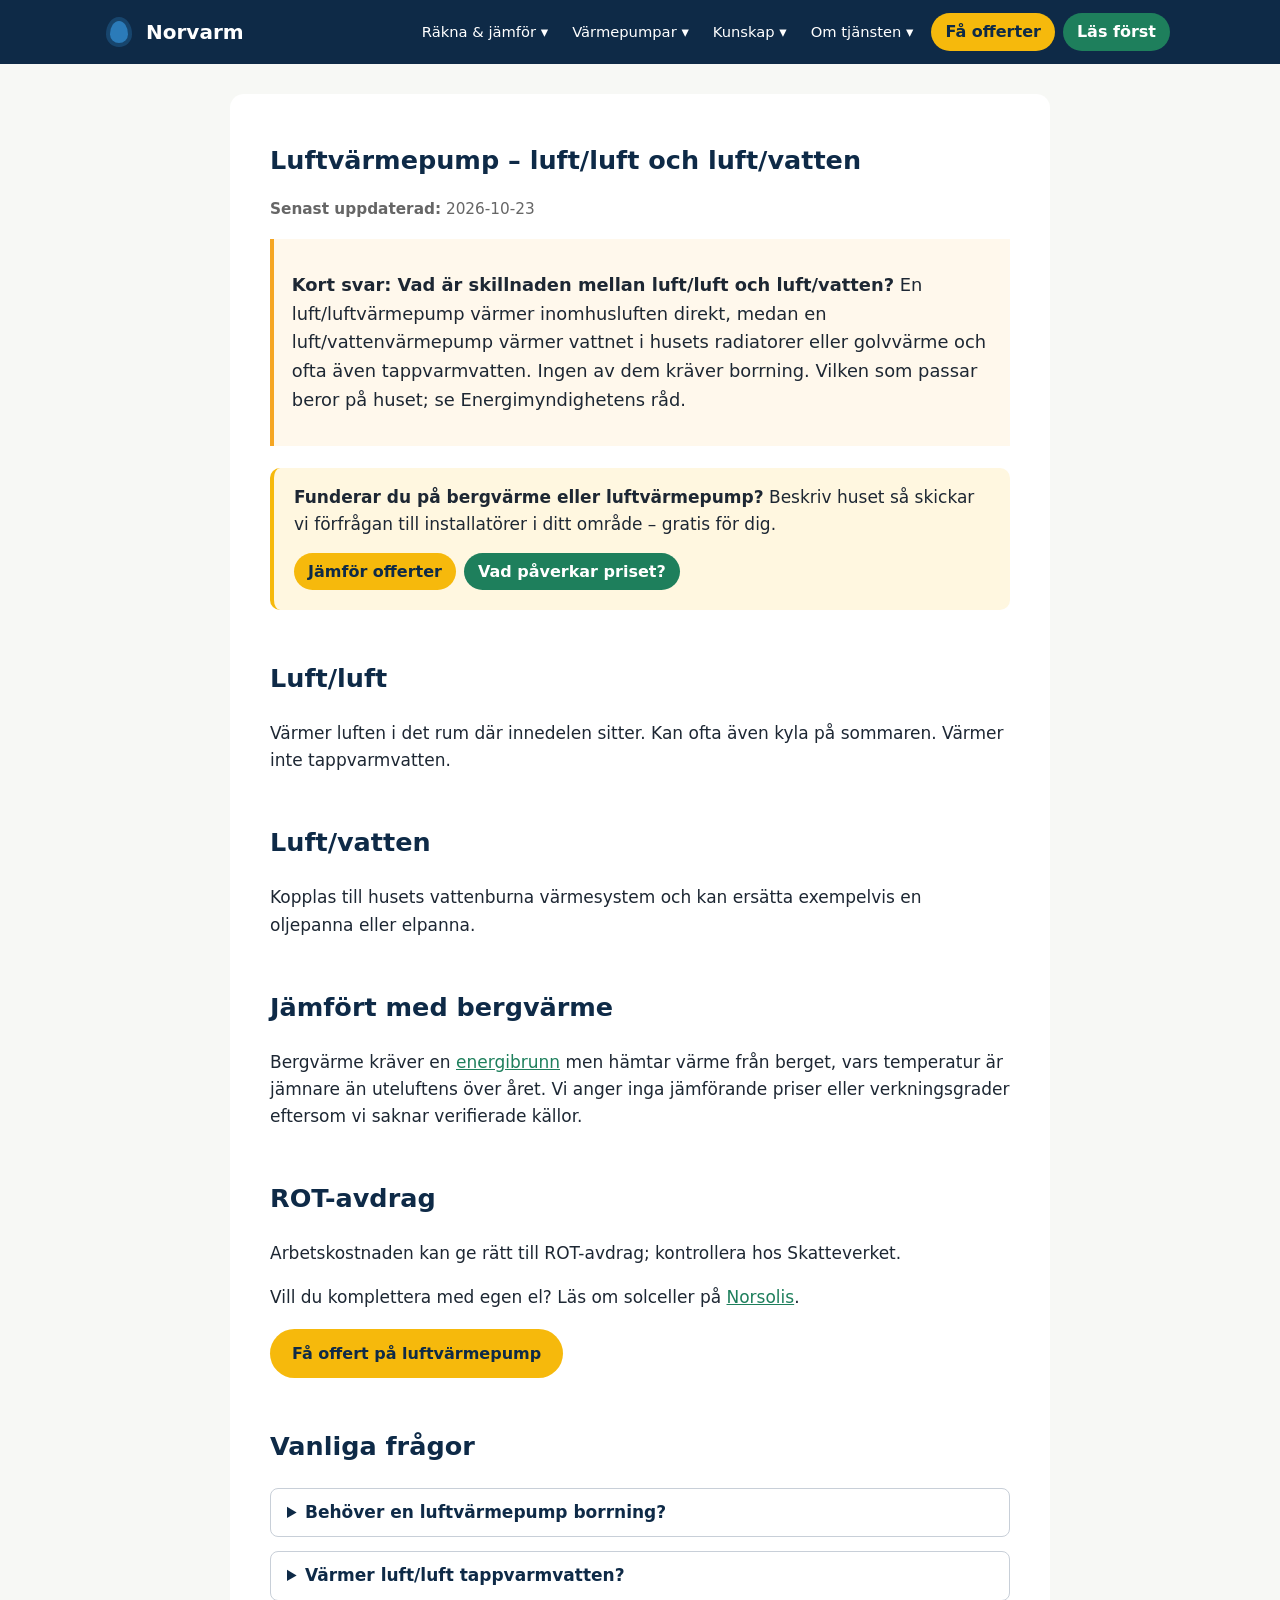
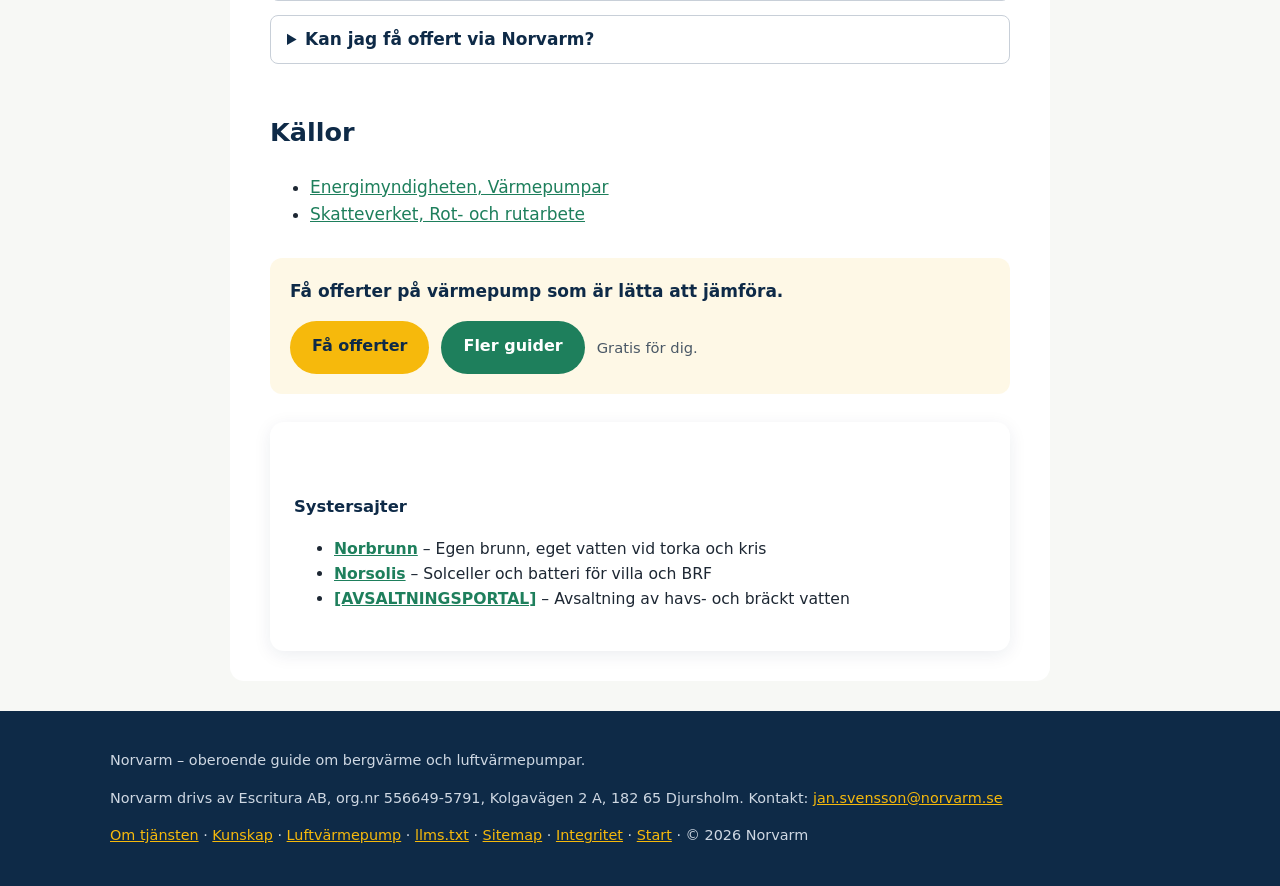
<file: luftvarmepump.html>
<!doctype html><html lang="sv"><head><meta charset="utf-8"><meta name="viewport" content="width=device-width,initial-scale=1"><title>Luftvärmepump – luft/luft och luft/vatten | Norvarm</title><meta name="description" content="Luft/luft- och luft/vattenvärmepump jämfört med bergvärme: skillnader, vad du ska fråga om och var du hittar myndigheternas råd."><meta name="robots" content="noindex,nofollow"><!-- PROTOTYP: ta bort noindex vid publicering --><link rel="canonical" href="https://norvarm.se/luftvarmepump.html"><meta property="og:type" content="website"><meta property="og:site_name" content="Norvarm"><meta property="og:title" content="Luftvärmepump – luft/luft och luft/vatten | Norvarm"><meta property="og:description" content="Luft/luft- och luft/vattenvärmepump jämfört med bergvärme: skillnader, vad du ska fråga om och var du hittar myndigheternas råd."><meta property="og:url" content="https://norvarm.se/luftvarmepump.html"><meta property="og:locale" content="sv_SE"><script type="application/ld+json">{"@context": "https://schema.org", "@graph": [{"@type": "Organization", "@id": "https://norvarm.se/#org", "name": "Norvarm", "url": "https://norvarm.se/", "description": "Oberoende guide om bergvärme och luftvärmepumpar, med förmedling av offertförfrågningar till installatörer.", "legalName": "Escritura AB", "taxID": "556649-5791", "address": {"@type": "PostalAddress", "streetAddress": "Kolgavägen 2 A", "postalCode": "182 65", "addressLocality": "Djursholm", "addressCountry": "SE"}, "email": "jan.svensson@norvarm.se", "contactPoint": {"@type": "ContactPoint", "contactType": "customer service", "email": "jan.svensson@norvarm.se", "availableLanguage": ["sv"]}}, {"@type": "Article", "headline": "Luftvärmepump – luft/luft och luft/vatten", "description": "Luft/luft- och luft/vattenvärmepump jämfört med bergvärme: skillnader, vad du ska fråga om och var du hittar myndigheternas råd.", "inLanguage": "sv-SE", "dateModified": "2026-10-23", "mainEntityOfPage": "https://norvarm.se/luftvarmepump.html", "publisher": {"@id": "https://norvarm.se/#org"}}, {"@type": "FAQPage", "mainEntity": [{"@type": "Question", "name": "Behöver en luftvärmepump borrning?", "acceptedAnswer": {"@type": "Answer", "text": "Nej. Den hämtar värme ur uteluften, så ingen energibrunn behövs."}}, {"@type": "Question", "name": "Värmer luft/luft tappvarmvatten?", "acceptedAnswer": {"@type": "Answer", "text": "Nej, det gör en luft/vattenvärmepump eller bergvärmepump."}}, {"@type": "Question", "name": "Kan jag få offert via Norvarm?", "acceptedAnswer": {"@type": "Answer", "text": "Ja, välj \"Luftvärmepump\" i offertformuläret."}}]}]}</script><link rel="stylesheet" href="style.css"><!-- TODO: GoatCounter när domänen är live --></head><body>
<a class="skip" href="#main">Hoppa till innehållet</a>
<header><div class="wrap hd"><a class="logo" href="index.html"><span class="drop" aria-hidden="true"></span>Norvarm</a><button type="button" class="burger" aria-expanded="false" aria-controls="huvudmeny" aria-label="Öppna menyn">☰</button><nav id="huvudmeny" aria-label="Huvudmeny"><ul><li class="dd"><button type="button" aria-expanded="false" aria-controls="dd0">Räkna &amp; jämför <span aria-hidden="true">▾</span></button><ul id="dd0"><li><a href="offert.html">Jämför offerter</a></li><li><a href="kostnad-varmepump.html">Kostnad &amp; ROT</a></li></ul></li><li class="dd"><button type="button" aria-expanded="false" aria-controls="dd1">Värmepumpar <span aria-hidden="true">▾</span></button><ul id="dd1"><li><a href="bergvarme-energibrunn.html">Bergvärme</a></li><li><a href="luftvarmepump.html">Luftvärmepump</a></li><li><a href="vanliga-fragor-varme.html">Vanliga frågor</a></li></ul></li><li class="dd"><button type="button" aria-expanded="false" aria-controls="dd2">Kunskap <span aria-hidden="true">▾</span></button><ul id="dd2"><li><a href="kunskap.html">Alla guider</a></li></ul></li><li class="dd"><button type="button" aria-expanded="false" aria-controls="dd3">Om tjänsten <span aria-hidden="true">▾</span></button><ul id="dd3"><li><a href="om-tjansten.html">Så fungerar Norvarm</a></li><li><a href="integritet.html">Integritet</a></li></ul></li><li><a class="btn sm" href="offert.html">Få offerter</a></li><li><a class="btn sm alt" href="bergvarme-energibrunn.html">Läs först</a></li></ul></nav></div></header>
<main id="main"><article class="wrap article"><h1>Luftvärmepump – luft/luft och luft/vatten</h1><section class="aeo" aria-label="Kort svar och fakta"><p class="updated"><strong>Senast uppdaterad:</strong> <time datetime="2026-10-23">2026-10-23</time></p><blockquote><p><strong>Kort svar: Vad är skillnaden mellan luft/luft och luft/vatten?</strong> <!-- EJ VERIFIERAT -->En luft/luftvärmepump värmer inomhusluften direkt, medan en luft/vattenvärmepump värmer vattnet i husets radiatorer eller golvvärme och ofta även tappvarmvatten. Ingen av dem kräver borrning. Vilken som passar beror på huset; se Energimyndighetens råd.</p></blockquote></section><aside class="guidecta" aria-label="Jämför offerter"><p><strong>Funderar du på bergvärme eller luftvärmepump?</strong> Beskriv huset så skickar vi förfrågan till installatörer i ditt område – gratis för dig.</p><a class="btn sm" href="offert.html">Jämför offerter</a><a class="btn alt sm" href="kostnad-varmepump.html">Vad påverkar priset?</a></aside><h2>Luft/luft</h2><p><!-- EJ VERIFIERAT -->Värmer luften i det rum där innedelen sitter. Kan ofta även kyla på sommaren. Värmer inte tappvarmvatten.</p>
<h2>Luft/vatten</h2><p><!-- EJ VERIFIERAT -->Kopplas till husets vattenburna värmesystem och kan ersätta exempelvis en oljepanna eller elpanna.</p>
<h2>Jämfört med bergvärme</h2><p><!-- EJ VERIFIERAT -->Bergvärme kräver en <a href="bergvarme-energibrunn.html">energibrunn</a> men hämtar värme från berget, vars temperatur är jämnare än uteluftens över året. Vi anger inga jämförande priser eller verkningsgrader eftersom vi saknar verifierade källor.</p>
<h2>ROT-avdrag</h2><p><!-- EJ VERIFIERAT -->Arbetskostnaden kan ge rätt till ROT-avdrag; kontrollera hos Skatteverket.</p>
<p>Vill du komplettera med egen el? Läs om solceller på <a href="https://norsolis.com/" rel="noopener">Norsolis</a>.</p>
<p><a class="btn" href="offert.html?typ=luftvarmepump">Få offert på luftvärmepump</a></p><section aria-labelledby="faq"><h2 id="faq">Vanliga frågor</h2><details><summary>Behöver en luftvärmepump borrning?</summary><p>Nej. Den hämtar värme ur uteluften, så ingen energibrunn behövs.</p></details><details><summary>Värmer luft/luft tappvarmvatten?</summary><p><!-- EJ VERIFIERAT -->Nej, det gör en luft/vattenvärmepump eller bergvärmepump.</p></details><details><summary>Kan jag få offert via Norvarm?</summary><p>Ja, välj "Luftvärmepump" i offertformuläret.</p></details></section><h2 id="kallor">Källor</h2><ul class="kallor"><li><a href="https://www.energimyndigheten.se/energieffektivisering/jag-ar-privatperson/varme-och-varmvatten/varmepumpar/" target="_blank" rel="noopener">Energimyndigheten, Värmepumpar</a></li><li><a href="https://www.skatteverket.se/privat/fastigheterochbostad/rotochrutarbete.4.2e56d4ba1202f95012080002966.html" target="_blank" rel="noopener">Skatteverket, Rot- och rutarbete</a></li></ul><div class="ctabox"><p class="ctalead">Få offerter på värmepump som är lätta att jämföra.</p><a class="btn" href="offert.html">Få offerter</a><a class="btn alt" href="kunskap.html">Fler guider</a><p class="note">Gratis för dig.</p></div><aside class="box" aria-label="Systersajter" style="margin-top:28px;font-size:.92em"><h2 style="font-size:1.05em">Systersajter</h2><ul><li><a href="https://norbrunn.se/" rel="noopener">Norbrunn</a> – Egen brunn, eget vatten vid torka och kris</li><li><a href="https://norsolis.com/" rel="noopener">Norsolis</a> – Solceller och batteri för villa och BRF</li><li><a href="https://[AVSALTNING-DOMÄN]/" rel="noopener">[AVSALTNINGSPORTAL]</a> – Avsaltning av havs- och bräckt vatten</li></ul></aside></article></main><footer><div class="wrap"><p>Norvarm – oberoende guide om bergvärme och luftvärmepumpar.</p><p>Norvarm drivs av Escritura AB, org.nr 556649-5791, Kolgavägen 2 A, 182 65 Djursholm. Kontakt: <a href="mailto:jan.svensson@norvarm.se">jan.svensson@norvarm.se</a></p><p><a href="om-tjansten.html">Om tjänsten</a> · <a href="kunskap.html">Kunskap</a> · <a href="luftvarmepump.html">Luftvärmepump</a> · <a href="llms.txt">llms.txt</a> · <a href="sitemap.xml">Sitemap</a> · <a href="integritet.html">Integritet</a> · <a href="index.html">Start</a> · © 2026 Norvarm</p></div></footer>
<script>(function(){var dds=document.querySelectorAll('.dd');function closeAll(x){dds.forEach(function(d){if(d!==x){d.classList.remove('on');d.firstElementChild.setAttribute('aria-expanded','false')}})}
dds.forEach(function(d){var b=d.firstElementChild;b.addEventListener('click',function(){var o=!d.classList.contains('on');closeAll(d);d.classList.toggle('on',o);b.setAttribute('aria-expanded',String(o))})});
var bg=document.querySelector('.burger');bg.addEventListener('click',function(){var o=document.body.classList.toggle('open');bg.setAttribute('aria-expanded',String(o));bg.setAttribute('aria-label',o?'Stäng menyn':'Öppna menyn')});
document.addEventListener('keydown',function(e){if(e.key==='Escape'){closeAll(null);document.body.classList.remove('open')}});
document.addEventListener('click',function(e){if(!e.target.closest('.dd'))closeAll(null)})})();</script></body></html>
</file>
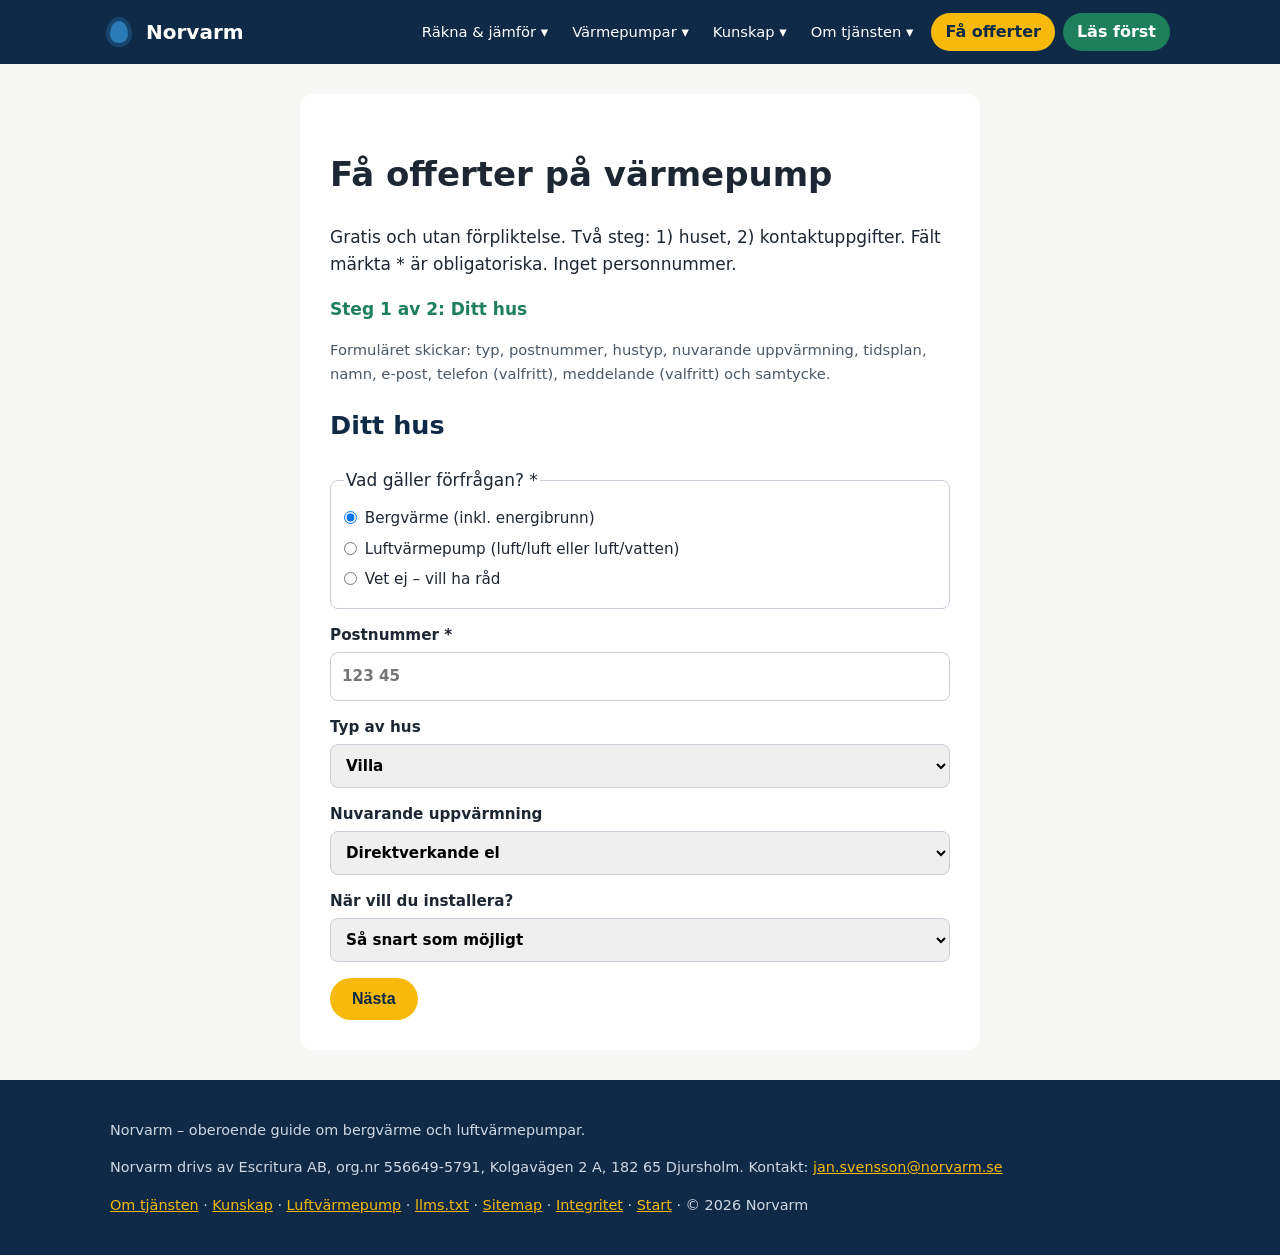
<file: offert.html>
<!doctype html><html lang="sv"><head><meta charset="utf-8"><meta name="viewport" content="width=device-width,initial-scale=1"><title>Få offerter på bergvärme eller luftvärmepump | Norvarm</title><meta name="description" content="Begär offerter på bergvärme eller luftvärmepump från installatörer i ditt område. Gratis."><meta name="robots" content="noindex,nofollow"><!-- PROTOTYP: ta bort noindex vid publicering --><link rel="canonical" href="https://norvarm.se/offert.html"><meta property="og:type" content="website"><meta property="og:site_name" content="Norvarm"><meta property="og:title" content="Få offerter på bergvärme eller luftvärmepump | Norvarm"><meta property="og:description" content="Begär offerter på bergvärme eller luftvärmepump från installatörer i ditt område. Gratis."><meta property="og:url" content="https://norvarm.se/offert.html"><meta property="og:locale" content="sv_SE"><script type="application/ld+json">{"@context": "https://schema.org", "@graph": [{"@type": "Organization", "@id": "https://norvarm.se/#org", "name": "Norvarm", "url": "https://norvarm.se/", "description": "Oberoende guide om bergvärme och luftvärmepumpar, med förmedling av offertförfrågningar till installatörer.", "legalName": "Escritura AB", "taxID": "556649-5791", "address": {"@type": "PostalAddress", "streetAddress": "Kolgavägen 2 A", "postalCode": "182 65", "addressLocality": "Djursholm", "addressCountry": "SE"}, "email": "jan.svensson@norvarm.se", "contactPoint": {"@type": "ContactPoint", "contactType": "customer service", "email": "jan.svensson@norvarm.se", "availableLanguage": ["sv"]}}, {"@type": "Service", "name": "Offerter på värmepump", "serviceType": "Bergvärme och luftvärmepump", "provider": {"@id": "https://norvarm.se/#org"}, "areaServed": {"@type": "Country", "name": "Sverige"}}]}</script><link rel="stylesheet" href="style.css"><!-- TODO: GoatCounter när domänen är live --></head><body>
<a class="skip" href="#main">Hoppa till innehållet</a>
<header><div class="wrap hd"><a class="logo" href="index.html"><span class="drop" aria-hidden="true"></span>Norvarm</a><button type="button" class="burger" aria-expanded="false" aria-controls="huvudmeny" aria-label="Öppna menyn">☰</button><nav id="huvudmeny" aria-label="Huvudmeny"><ul><li class="dd"><button type="button" aria-expanded="false" aria-controls="dd0">Räkna &amp; jämför <span aria-hidden="true">▾</span></button><ul id="dd0"><li><a href="offert.html">Jämför offerter</a></li><li><a href="kostnad-varmepump.html">Kostnad &amp; ROT</a></li></ul></li><li class="dd"><button type="button" aria-expanded="false" aria-controls="dd1">Värmepumpar <span aria-hidden="true">▾</span></button><ul id="dd1"><li><a href="bergvarme-energibrunn.html">Bergvärme</a></li><li><a href="luftvarmepump.html">Luftvärmepump</a></li><li><a href="vanliga-fragor-varme.html">Vanliga frågor</a></li></ul></li><li class="dd"><button type="button" aria-expanded="false" aria-controls="dd2">Kunskap <span aria-hidden="true">▾</span></button><ul id="dd2"><li><a href="kunskap.html">Alla guider</a></li></ul></li><li class="dd"><button type="button" aria-expanded="false" aria-controls="dd3">Om tjänsten <span aria-hidden="true">▾</span></button><ul id="dd3"><li><a href="om-tjansten.html">Så fungerar Norvarm</a></li><li><a href="integritet.html">Integritet</a></li></ul></li><li><a class="btn sm" href="offert.html">Få offerter</a></li><li><a class="btn sm alt" href="bergvarme-energibrunn.html">Läs först</a></li></ul></nav></div></header>
<main id="main"><div class="wrap formwrap"><h1>Få offerter på värmepump</h1>
<p>Gratis och utan förpliktelse. Två steg: 1) huset, 2) kontaktuppgifter. Fält märkta * är obligatoriska. Inget personnummer.</p>
<p id="stegind" class="stegind" aria-live="polite">Steg 1 av 2: Ditt hus</p>
<form id="offert" class="leadform" aria-describedby="formdesc" data-typ="varme"><p id="formdesc" class="note">Formuläret skickar: typ, postnummer, hustyp, nuvarande uppvärmning, tidsplan, namn, e-post, telefon (valfritt), meddelande (valfritt) och samtycke.</p><div class="hp" aria-hidden="true" style="position:absolute;left:-9999px"><label>Lämna tomt<input type="text" name="webbplats" tabindex="-1" autocomplete="off"></label></div><input type="hidden" name="t0" value="">
<div id="steg1"><h2>Ditt hus</h2>
<fieldset id="typ"><legend>Vad gäller förfrågan? *</legend><label class="c"><input type="radio" name="typ" value="bergvarme" checked required>Bergvärme (inkl. energibrunn)</label><label class="c"><input type="radio" id="t-luft" name="typ" value="luftvarmepump">Luftvärmepump (luft/luft eller luft/vatten)</label><label class="c"><input type="radio" name="typ" value="vet-ej">Vet ej – vill ha råd</label></fieldset>
<label for="f-postnummer">Postnummer *<input id="f-postnummer" name="postnummer" required inputmode="numeric" pattern="[0-9]{3} ?[0-9]{2}" autocomplete="postal-code" placeholder="123 45"></label>
<label for="f-typ">Typ av hus<select id="f-typ" name="hustyp"><option>Villa</option><option>Fritidshus</option><option>Annat</option></select></label>
<label for="f-nu">Nuvarande uppvärmning<select id="f-nu" name="nuvarande"><option>Direktverkande el</option><option>Elpanna</option><option>Oljepanna</option><option>Fjärrvärme</option><option>Annan värmepump</option><option>Annat / vet ej</option></select></label>
<label for="f-tid">När vill du installera?<select id="f-tid" name="tidsplan"><option>Så snart som möjligt</option><option>Inom 6 månader</option><option>Senare / vet ej</option></select></label>
<div class="btnrow"><button type="button" class="btn" id="nasta">Nästa</button></div></div>
<div id="steg2" hidden><h2>Kontaktuppgifter</h2>
<label for="f-namn">Namn *<input id="f-namn" name="namn" required autocomplete="name"></label>
<label for="f-epost">E-post *<input id="f-epost" name="epost" type="email" required autocomplete="email"></label>
<label for="f-telefon">Telefon (valfritt)<input id="f-telefon" name="telefon" type="tel" autocomplete="tel"></label>
<label for="f-medd">Meddelande (valfritt)<textarea id="f-medd" name="meddelande" rows="4"></textarea></label>
<label class="c"><input type="checkbox" name="samtycke" required>Jag godkänner att mina uppgifter delas med installatörer enligt <a href="integritet.html">integritetspolicyn</a>. *</label>
<div class="btnrow"><button type="button" class="btn ghostdark" id="tillbaka">Tillbaka</button><button type="submit" class="btn">Skicka förfrågan</button></div></div></form>
<div id="tack" class="tack" hidden><h2 tabindex="-1">Tack!</h2><p>Vi har tagit emot din förfrågan. Vi går igenom den och hör av oss.</p><p><a href="index.html">Till startsidan</a></p></div></div></main><footer><div class="wrap"><p>Norvarm – oberoende guide om bergvärme och luftvärmepumpar.</p><p>Norvarm drivs av Escritura AB, org.nr 556649-5791, Kolgavägen 2 A, 182 65 Djursholm. Kontakt: <a href="mailto:jan.svensson@norvarm.se">jan.svensson@norvarm.se</a></p><p><a href="om-tjansten.html">Om tjänsten</a> · <a href="kunskap.html">Kunskap</a> · <a href="luftvarmepump.html">Luftvärmepump</a> · <a href="llms.txt">llms.txt</a> · <a href="sitemap.xml">Sitemap</a> · <a href="integritet.html">Integritet</a> · <a href="index.html">Start</a> · © 2026 Norvarm</p></div></footer>
<script>(function(){var dds=document.querySelectorAll('.dd');function closeAll(x){dds.forEach(function(d){if(d!==x){d.classList.remove('on');d.firstElementChild.setAttribute('aria-expanded','false')}})}
dds.forEach(function(d){var b=d.firstElementChild;b.addEventListener('click',function(){var o=!d.classList.contains('on');closeAll(d);d.classList.toggle('on',o);b.setAttribute('aria-expanded',String(o))})});
var bg=document.querySelector('.burger');bg.addEventListener('click',function(){var o=document.body.classList.toggle('open');bg.setAttribute('aria-expanded',String(o));bg.setAttribute('aria-label',o?'Stäng menyn':'Öppna menyn')});
document.addEventListener('keydown',function(e){if(e.key==='Escape'){closeAll(null);document.body.classList.remove('open')}});
document.addEventListener('click',function(e){if(!e.target.closest('.dd'))closeAll(null)})})();</script><script>(function(){
var U='https://script.google.com/macros/s/AKfycbzyPyk4qIKtq6TLe8qYRHyUJsdS-lkk6gVA9pBUZKieu6kaXeB9kLyuE5P2CAgs09-csQ/exec';
var f=document.getElementById('offert'),s1=document.getElementById('steg1'),s2=document.getElementById('steg2'),ind=document.getElementById('stegind');
document.querySelectorAll('input[name=t0]').forEach(function(i){i.value=Date.now()});
try{var q=new URLSearchParams(location.search).get('typ');if(q==='luftvarmepump')document.getElementById('t-luft').checked=true}catch(e){}
function go(a,b,t){a.hidden=true;b.hidden=false;ind.textContent=t;var h=b.querySelector('h2');h.setAttribute('tabindex','-1');h.focus()}
document.getElementById('nasta').addEventListener('click',function(){var e=s1.querySelectorAll('input,select');for(var i=0;i<e.length;i++){if(!e[i].checkValidity()){e[i].reportValidity();return}}go(s1,s2,'Steg 2 av 2: Kontaktuppgifter')});
document.getElementById('tillbaka').addEventListener('click',function(){go(s2,s1,'Steg 1 av 2: Ditt hus')});
f.addEventListener('submit',function(e){e.preventDefault();if(f.webbplats.value)return;var d=new URLSearchParams(new FormData(f));d.set('sida',location.pathname);var ok=function(){f.hidden=true;ind.hidden=true;var t=document.getElementById('tack');t.hidden=false;t.querySelector('h2').focus()};fetch(U,{method:'POST',body:d}).then(ok).catch(function(){alert('Det gick inte att skicka just nu.')})})})();</script></body></html>
</file>
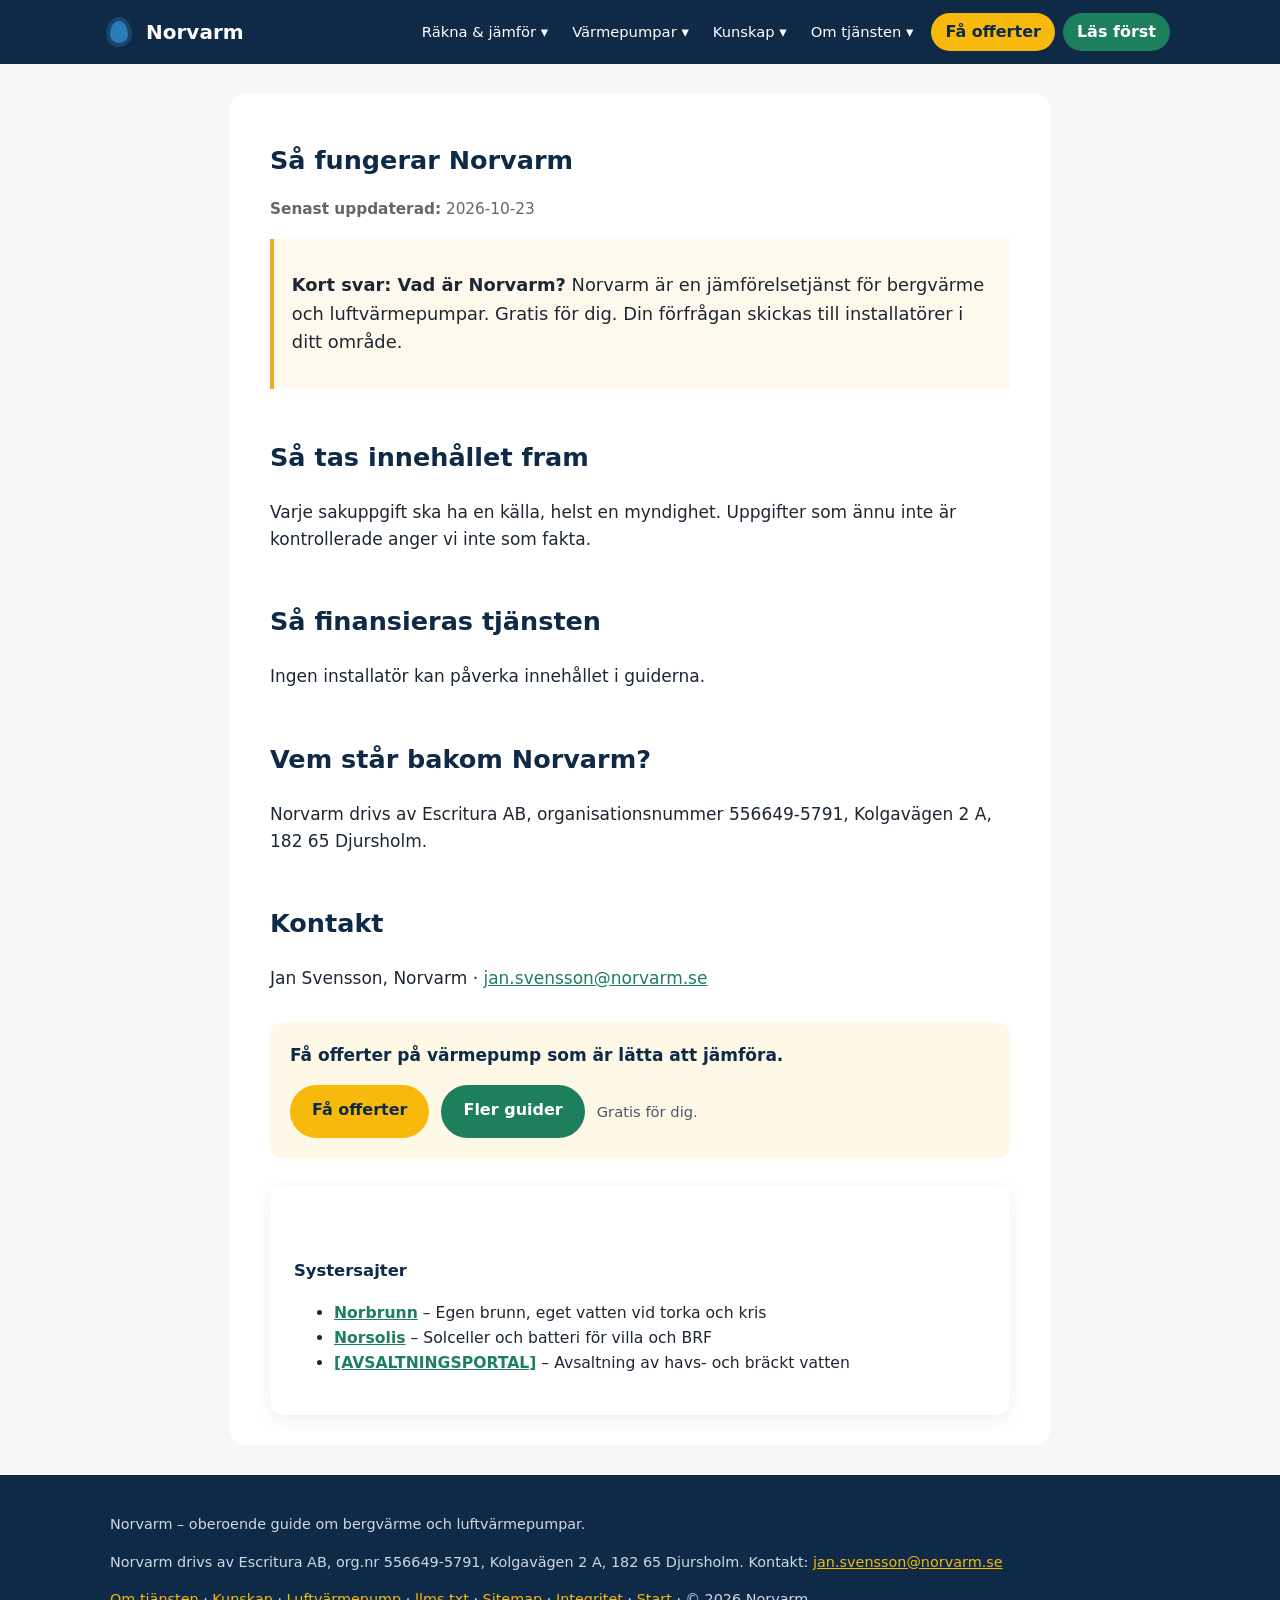
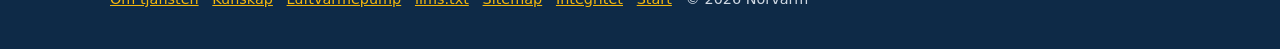
<file: om-tjansten.html>
<!doctype html><html lang="sv"><head><meta charset="utf-8"><meta name="viewport" content="width=device-width,initial-scale=1"><title>Om Norvarm – så fungerar jämförelsetjänsten</title><meta name="description" content="Så fungerar tjänsten: urval av installatörer, kontakt och hur innehållet tas fram."><meta name="robots" content="noindex,nofollow"><!-- PROTOTYP: ta bort noindex vid publicering --><link rel="canonical" href="https://norvarm.se/om-tjansten.html"><meta property="og:type" content="website"><meta property="og:site_name" content="Norvarm"><meta property="og:title" content="Om Norvarm – så fungerar jämförelsetjänsten"><meta property="og:description" content="Så fungerar tjänsten: urval av installatörer, kontakt och hur innehållet tas fram."><meta property="og:url" content="https://norvarm.se/om-tjansten.html"><meta property="og:locale" content="sv_SE"><script type="application/ld+json">{"@context": "https://schema.org", "@graph": [{"@type": "Organization", "@id": "https://norvarm.se/#org", "name": "Norvarm", "url": "https://norvarm.se/", "description": "Oberoende guide om bergvärme och luftvärmepumpar, med förmedling av offertförfrågningar till installatörer.", "legalName": "Escritura AB", "taxID": "556649-5791", "address": {"@type": "PostalAddress", "streetAddress": "Kolgavägen 2 A", "postalCode": "182 65", "addressLocality": "Djursholm", "addressCountry": "SE"}, "email": "jan.svensson@norvarm.se", "contactPoint": {"@type": "ContactPoint", "contactType": "customer service", "email": "jan.svensson@norvarm.se", "availableLanguage": ["sv"]}}]}</script><link rel="stylesheet" href="style.css"><!-- TODO: GoatCounter när domänen är live --></head><body>
<a class="skip" href="#main">Hoppa till innehållet</a>
<header><div class="wrap hd"><a class="logo" href="index.html"><span class="drop" aria-hidden="true"></span>Norvarm</a><button type="button" class="burger" aria-expanded="false" aria-controls="huvudmeny" aria-label="Öppna menyn">☰</button><nav id="huvudmeny" aria-label="Huvudmeny"><ul><li class="dd"><button type="button" aria-expanded="false" aria-controls="dd0">Räkna &amp; jämför <span aria-hidden="true">▾</span></button><ul id="dd0"><li><a href="offert.html">Jämför offerter</a></li><li><a href="kostnad-varmepump.html">Kostnad &amp; ROT</a></li></ul></li><li class="dd"><button type="button" aria-expanded="false" aria-controls="dd1">Värmepumpar <span aria-hidden="true">▾</span></button><ul id="dd1"><li><a href="bergvarme-energibrunn.html">Bergvärme</a></li><li><a href="luftvarmepump.html">Luftvärmepump</a></li><li><a href="vanliga-fragor-varme.html">Vanliga frågor</a></li></ul></li><li class="dd"><button type="button" aria-expanded="false" aria-controls="dd2">Kunskap <span aria-hidden="true">▾</span></button><ul id="dd2"><li><a href="kunskap.html">Alla guider</a></li></ul></li><li class="dd"><button type="button" aria-expanded="false" aria-controls="dd3">Om tjänsten <span aria-hidden="true">▾</span></button><ul id="dd3"><li><a href="om-tjansten.html">Så fungerar Norvarm</a></li><li><a href="integritet.html">Integritet</a></li></ul></li><li><a class="btn sm" href="offert.html">Få offerter</a></li><li><a class="btn sm alt" href="bergvarme-energibrunn.html">Läs först</a></li></ul></nav></div></header>
<main id="main"><article class="wrap article"><h1>Så fungerar Norvarm</h1><section class="aeo" aria-label="Kort svar och fakta"><p class="updated"><strong>Senast uppdaterad:</strong> <time datetime="2026-10-23">2026-10-23</time></p><blockquote><p><strong>Kort svar: Vad är Norvarm?</strong> Norvarm är en jämförelsetjänst för bergvärme och luftvärmepumpar. Gratis för dig. Din förfrågan skickas till installatörer i ditt område.</p></blockquote></section><h2>Så tas innehållet fram</h2><p>Varje sakuppgift ska ha en källa, helst en myndighet. Uppgifter som ännu inte är kontrollerade anger vi inte som fakta.</p><h2>Så finansieras tjänsten</h2><p><!-- EJ VERIFIERAT --><!-- TODO: affärsmodell ej beslutad --> Ingen installatör kan påverka innehållet i guiderna.</p><h2>Vem står bakom Norvarm?</h2><p>Norvarm drivs av Escritura AB, organisationsnummer 556649-5791, Kolgavägen 2 A, 182 65 Djursholm.</p><h2>Kontakt</h2><p>Jan Svensson, Norvarm · <a href="mailto:jan.svensson@norvarm.se">jan.svensson@norvarm.se</a></p><div class="ctabox"><p class="ctalead">Få offerter på värmepump som är lätta att jämföra.</p><a class="btn" href="offert.html">Få offerter</a><a class="btn alt" href="kunskap.html">Fler guider</a><p class="note">Gratis för dig.</p></div><aside class="box" aria-label="Systersajter" style="margin-top:28px;font-size:.92em"><h2 style="font-size:1.05em">Systersajter</h2><ul><li><a href="https://norbrunn.se/" rel="noopener">Norbrunn</a> – Egen brunn, eget vatten vid torka och kris</li><li><a href="https://norsolis.com/" rel="noopener">Norsolis</a> – Solceller och batteri för villa och BRF</li><li><a href="https://[AVSALTNING-DOMÄN]/" rel="noopener">[AVSALTNINGSPORTAL]</a> – Avsaltning av havs- och bräckt vatten</li></ul></aside></article></main><footer><div class="wrap"><p>Norvarm – oberoende guide om bergvärme och luftvärmepumpar.</p><p>Norvarm drivs av Escritura AB, org.nr 556649-5791, Kolgavägen 2 A, 182 65 Djursholm. Kontakt: <a href="mailto:jan.svensson@norvarm.se">jan.svensson@norvarm.se</a></p><p><a href="om-tjansten.html">Om tjänsten</a> · <a href="kunskap.html">Kunskap</a> · <a href="luftvarmepump.html">Luftvärmepump</a> · <a href="llms.txt">llms.txt</a> · <a href="sitemap.xml">Sitemap</a> · <a href="integritet.html">Integritet</a> · <a href="index.html">Start</a> · © 2026 Norvarm</p></div></footer>
<script>(function(){var dds=document.querySelectorAll('.dd');function closeAll(x){dds.forEach(function(d){if(d!==x){d.classList.remove('on');d.firstElementChild.setAttribute('aria-expanded','false')}})}
dds.forEach(function(d){var b=d.firstElementChild;b.addEventListener('click',function(){var o=!d.classList.contains('on');closeAll(d);d.classList.toggle('on',o);b.setAttribute('aria-expanded',String(o))})});
var bg=document.querySelector('.burger');bg.addEventListener('click',function(){var o=document.body.classList.toggle('open');bg.setAttribute('aria-expanded',String(o));bg.setAttribute('aria-label',o?'Stäng menyn':'Öppna menyn')});
document.addEventListener('keydown',function(e){if(e.key==='Escape'){closeAll(null);document.body.classList.remove('open')}});
document.addEventListener('click',function(e){if(!e.target.closest('.dd'))closeAll(null)})})();</script></body></html>
</file>
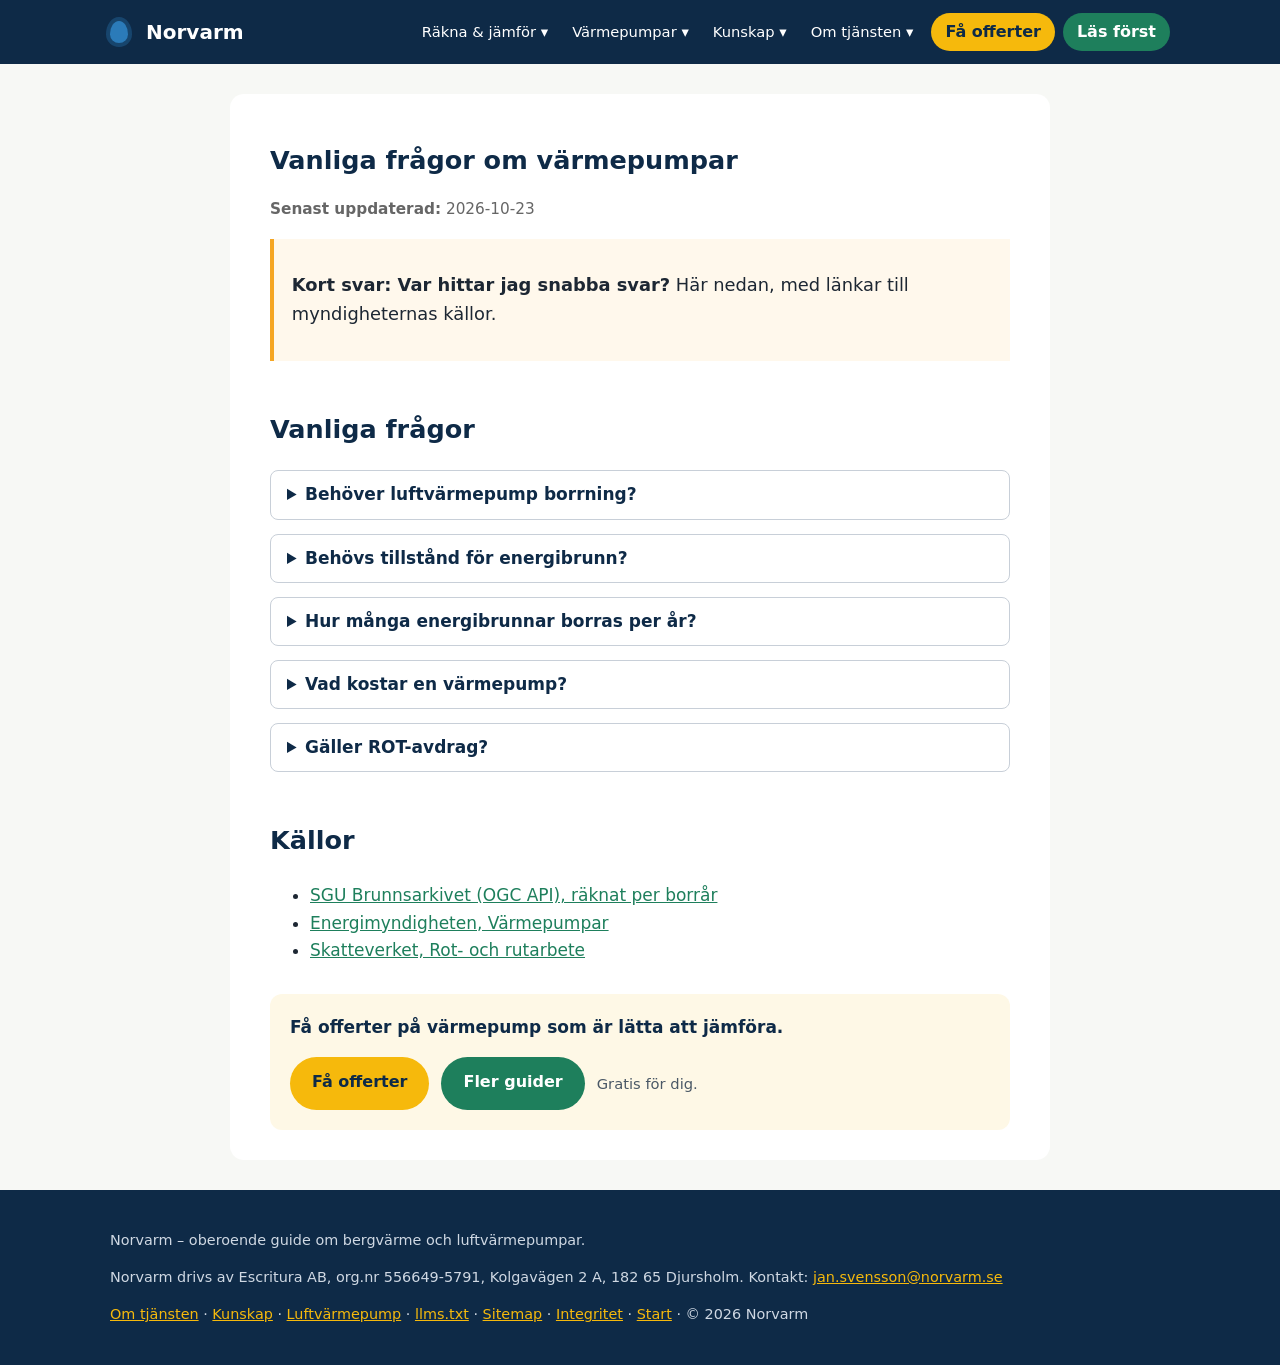
<file: vanliga-fragor-varme.html>
<!doctype html><html lang="sv"><head><meta charset="utf-8"><meta name="viewport" content="width=device-width,initial-scale=1"><title>Vanliga frågor om bergvärme och luftvärmepump | Norvarm</title><meta name="description" content="Korta svar om bergvärme, luftvärmepump, tillstånd, kostnad och ROT – med källor."><meta name="robots" content="noindex,nofollow"><!-- PROTOTYP: ta bort noindex vid publicering --><link rel="canonical" href="https://norvarm.se/vanliga-fragor-varme.html"><meta property="og:type" content="website"><meta property="og:site_name" content="Norvarm"><meta property="og:title" content="Vanliga frågor om bergvärme och luftvärmepump | Norvarm"><meta property="og:description" content="Korta svar om bergvärme, luftvärmepump, tillstånd, kostnad och ROT – med källor."><meta property="og:url" content="https://norvarm.se/vanliga-fragor-varme.html"><meta property="og:locale" content="sv_SE"><script type="application/ld+json">{"@context": "https://schema.org", "@graph": [{"@type": "Organization", "@id": "https://norvarm.se/#org", "name": "Norvarm", "url": "https://norvarm.se/", "description": "Oberoende guide om bergvärme och luftvärmepumpar, med förmedling av offertförfrågningar till installatörer.", "legalName": "Escritura AB", "taxID": "556649-5791", "address": {"@type": "PostalAddress", "streetAddress": "Kolgavägen 2 A", "postalCode": "182 65", "addressLocality": "Djursholm", "addressCountry": "SE"}, "email": "jan.svensson@norvarm.se", "contactPoint": {"@type": "ContactPoint", "contactType": "customer service", "email": "jan.svensson@norvarm.se", "availableLanguage": ["sv"]}}, {"@type": "Article", "headline": "Vanliga frågor om bergvärme och luftvärmepump", "description": "Korta svar om bergvärme, luftvärmepump, tillstånd, kostnad och ROT – med källor.", "inLanguage": "sv-SE", "dateModified": "2026-10-23", "mainEntityOfPage": "https://norvarm.se/vanliga-fragor-varme.html", "publisher": {"@id": "https://norvarm.se/#org"}}, {"@type": "FAQPage", "mainEntity": [{"@type": "Question", "name": "Behöver luftvärmepump borrning?", "acceptedAnswer": {"@type": "Answer", "text": "Nej. Den hämtar värme ur uteluften."}}, {"@type": "Question", "name": "Behövs tillstånd för energibrunn?", "acceptedAnswer": {"@type": "Answer", "text": "Normalt anmälan eller tillstånd hos kommunen."}}, {"@type": "Question", "name": "Hur många energibrunnar borras per år?", "acceptedAnswer": {"@type": "Answer", "text": "11 369 nya energibrunnar med borrår 2025 i SGU:s register; de senaste åren kan vara underskattade."}}, {"@type": "Question", "name": "Vad kostar en värmepump?", "acceptedAnswer": {"@type": "Answer", "text": "Vi anger inget generellt pris eftersom vi saknar verifierad prisstatistik. Det här påverkar priset."}}, {"@type": "Question", "name": "Gäller ROT-avdrag?", "acceptedAnswer": {"@type": "Answer", "text": "Arbetskostnaden kan ge rätt till ROT-avdrag; kontrollera hos Skatteverket."}}]}]}</script><link rel="stylesheet" href="style.css"><!-- TODO: GoatCounter när domänen är live --></head><body>
<a class="skip" href="#main">Hoppa till innehållet</a>
<header><div class="wrap hd"><a class="logo" href="index.html"><span class="drop" aria-hidden="true"></span>Norvarm</a><button type="button" class="burger" aria-expanded="false" aria-controls="huvudmeny" aria-label="Öppna menyn">☰</button><nav id="huvudmeny" aria-label="Huvudmeny"><ul><li class="dd"><button type="button" aria-expanded="false" aria-controls="dd0">Räkna &amp; jämför <span aria-hidden="true">▾</span></button><ul id="dd0"><li><a href="offert.html">Jämför offerter</a></li><li><a href="kostnad-varmepump.html">Kostnad &amp; ROT</a></li></ul></li><li class="dd"><button type="button" aria-expanded="false" aria-controls="dd1">Värmepumpar <span aria-hidden="true">▾</span></button><ul id="dd1"><li><a href="bergvarme-energibrunn.html">Bergvärme</a></li><li><a href="luftvarmepump.html">Luftvärmepump</a></li><li><a href="vanliga-fragor-varme.html">Vanliga frågor</a></li></ul></li><li class="dd"><button type="button" aria-expanded="false" aria-controls="dd2">Kunskap <span aria-hidden="true">▾</span></button><ul id="dd2"><li><a href="kunskap.html">Alla guider</a></li></ul></li><li class="dd"><button type="button" aria-expanded="false" aria-controls="dd3">Om tjänsten <span aria-hidden="true">▾</span></button><ul id="dd3"><li><a href="om-tjansten.html">Så fungerar Norvarm</a></li><li><a href="integritet.html">Integritet</a></li></ul></li><li><a class="btn sm" href="offert.html">Få offerter</a></li><li><a class="btn sm alt" href="bergvarme-energibrunn.html">Läs först</a></li></ul></nav></div></header>
<main id="main"><article class="wrap article"><h1>Vanliga frågor om värmepumpar</h1><section class="aeo" aria-label="Kort svar och fakta"><p class="updated"><strong>Senast uppdaterad:</strong> <time datetime="2026-10-23">2026-10-23</time></p><blockquote><p><strong>Kort svar: Var hittar jag snabba svar?</strong> Här nedan, med länkar till myndigheternas källor.</p></blockquote></section><section aria-labelledby="faq"><h2 id="faq">Vanliga frågor</h2><details><summary>Behöver luftvärmepump borrning?</summary><p>Nej. Den hämtar värme ur uteluften.</p></details><details><summary>Behövs tillstånd för energibrunn?</summary><p><!-- EJ VERIFIERAT -->Normalt anmälan eller tillstånd hos kommunen.</p></details><details><summary>Hur många energibrunnar borras per år?</summary><p>11 369 nya energibrunnar med borrår 2025 i SGU:s register; de senaste åren kan vara underskattade.</p></details><details><summary>Vad kostar en värmepump?</summary><p>Vi anger inget generellt pris eftersom vi saknar verifierad prisstatistik. <a href="kostnad-varmepump.html">Det här påverkar priset</a>.</p></details><details><summary>Gäller ROT-avdrag?</summary><p><!-- EJ VERIFIERAT -->Arbetskostnaden kan ge rätt till ROT-avdrag; kontrollera hos Skatteverket.</p></details></section><h2 id="kallor">Källor</h2><ul class="kallor"><li><a href="https://api.sgu.se/oppnadata/brunnar/ogc/features/v1/collections/brunnar" target="_blank" rel="noopener">SGU Brunnsarkivet (OGC API), räknat per borrår</a></li><li><a href="https://www.energimyndigheten.se/energieffektivisering/jag-ar-privatperson/varme-och-varmvatten/varmepumpar/" target="_blank" rel="noopener">Energimyndigheten, Värmepumpar</a></li><li><a href="https://www.skatteverket.se/privat/fastigheterochbostad/rotochrutarbete.4.2e56d4ba1202f95012080002966.html" target="_blank" rel="noopener">Skatteverket, Rot- och rutarbete</a></li></ul><div class="ctabox"><p class="ctalead">Få offerter på värmepump som är lätta att jämföra.</p><a class="btn" href="offert.html">Få offerter</a><a class="btn alt" href="kunskap.html">Fler guider</a><p class="note">Gratis för dig.</p></div></article></main><footer><div class="wrap"><p>Norvarm – oberoende guide om bergvärme och luftvärmepumpar.</p><p>Norvarm drivs av Escritura AB, org.nr 556649-5791, Kolgavägen 2 A, 182 65 Djursholm. Kontakt: <a href="mailto:jan.svensson@norvarm.se">jan.svensson@norvarm.se</a></p><p><a href="om-tjansten.html">Om tjänsten</a> · <a href="kunskap.html">Kunskap</a> · <a href="luftvarmepump.html">Luftvärmepump</a> · <a href="llms.txt">llms.txt</a> · <a href="sitemap.xml">Sitemap</a> · <a href="integritet.html">Integritet</a> · <a href="index.html">Start</a> · © 2026 Norvarm</p></div></footer>
<script>(function(){var dds=document.querySelectorAll('.dd');function closeAll(x){dds.forEach(function(d){if(d!==x){d.classList.remove('on');d.firstElementChild.setAttribute('aria-expanded','false')}})}
dds.forEach(function(d){var b=d.firstElementChild;b.addEventListener('click',function(){var o=!d.classList.contains('on');closeAll(d);d.classList.toggle('on',o);b.setAttribute('aria-expanded',String(o))})});
var bg=document.querySelector('.burger');bg.addEventListener('click',function(){var o=document.body.classList.toggle('open');bg.setAttribute('aria-expanded',String(o));bg.setAttribute('aria-label',o?'Stäng menyn':'Öppna menyn')});
document.addEventListener('keydown',function(e){if(e.key==='Escape'){closeAll(null);document.body.classList.remove('open')}});
document.addEventListener('click',function(e){if(!e.target.closest('.dd'))closeAll(null)})})();</script></body></html>
</file>
<file: style.css>
:root{--y:#F6B90C;--b:#0E2A47;--g:#1E7F5C;--bg:#F7F8F5}*{box-sizing:border-box}body{margin:0;font:17px/1.6 system-ui,Segoe UI,Roboto,sans-serif;color:#1d2733;background:var(--bg)}
.wrap{max-width:1100px;margin:auto;padding:0 20px}header{background:var(--b);position:sticky;top:0;z-index:9}.hd{display:flex;align-items:center;justify-content:space-between;min-height:64px}
.logo{color:#fff;font-weight:800;font-size:1.25rem;text-decoration:none;display:flex;gap:10px;align-items:center}.sun{width:22px;height:22px;border-radius:50%;background:var(--y);box-shadow:0 0 0 4px #f6b90c55}
nav ul{list-style:none;margin:0;padding:0;display:flex;gap:4px;align-items:center}nav button,nav a{color:#fff;background:none;border:0;font:inherit;font-size:.92rem;padding:8px 10px;cursor:pointer;text-decoration:none}
.dd{position:relative}.dd ul{display:none;position:absolute;top:100%;left:0;background:#fff;border-radius:8px;box-shadow:0 8px 24px #0003;flex-direction:column;align-items:stretch;min-width:210px;padding:6px}.dd ul a{color:var(--b);display:block}.dd ul a:hover{background:#f6b90c33}
.dd.on ul{display:flex}@media(hover:hover) and (min-width:861px){.dd:hover ul{display:flex}}.burger{display:none;color:#fff;background:none;border:0;font-size:1.6rem}
.btn{display:inline-block;background:var(--y);color:var(--b)!important;font-weight:700;padding:12px 22px;border-radius:999px;text-decoration:none;border:0;cursor:pointer;font-size:1rem}.btn.alt{background:var(--g);color:#fff!important}.btn.sm{padding:6px 14px;margin-left:4px}
.hero{background:linear-gradient(135deg,var(--b),#15486b 60%,var(--g));color:#fff;padding:90px 0 80px}.hero h1{font-size:clamp(2rem,5vw,3.2rem);line-height:1.15;max-width:760px;margin:0 0 16px}.hero p{font-size:1.2rem;max-width:620px}.ctas{display:flex;gap:14px;flex-wrap:wrap;margin-top:24px}
.split{display:grid;grid-template-columns:1fr 1fr;gap:20px;margin-top:-40px}.box,.card{background:#fff;border-radius:14px;padding:24px;box-shadow:0 4px 18px #0e2a4714}.box a{color:var(--g);font-weight:700}
.grid{display:grid;grid-template-columns:repeat(auto-fill,minmax(240px,1fr));gap:16px}.card{text-decoration:none;color:inherit;border-top:4px solid var(--y)}.card:hover{transform:translateY(-2px)}.card h3{margin:4px 0;color:var(--b)}.card small{color:var(--g);font-weight:700}.card p{font-size:.9rem;margin:0}
h2{color:var(--b);margin-top:48px}.chips{display:flex;flex-wrap:wrap;gap:10px;margin-bottom:60px}.chip{background:#fff;border:2px solid var(--b);color:var(--b);padding:8px 16px;border-radius:999px;text-decoration:none;font-weight:600}
.article{max-width:820px;background:#fff;margin:30px auto;padding:30px 40px;border-radius:14px}.article h1{color:var(--b);line-height:1.2}.article a{color:var(--g)}table{border-collapse:collapse;width:100%;display:block;overflow-x:auto;font-size:.92rem}td,th{border:1px solid #dde;padding:8px;text-align:left}th{background:#f6b90c22}
.ctabox{display:flex;gap:12px;flex-wrap:wrap;margin-top:30px;padding:20px;background:#f6b90c1a;border-radius:12px}
.formwrap{max-width:680px;margin:30px auto;background:#fff;padding:30px;border-radius:14px}.banner{background:#fff4d1;border:1px solid var(--y);color:#6b4e00;padding:8px 12px;border-radius:8px;font-size:.9rem;font-weight:600}
form label{display:block;margin:14px 0;font-weight:600;font-size:.95rem}input,select,textarea{display:block;width:100%;margin-top:5px;padding:11px;border:1px solid #c8cfd8;border-radius:8px;font:inherit}fieldset{border:1px solid #c8cfd8;border-radius:8px;margin:14px 0}label.c{display:flex;gap:8px;align-items:center;margin:6px 0;font-weight:400}label.c input{width:auto;margin:0}
.tack{text-align:center;padding:30px}footer{background:var(--b);color:#cfd8e3;padding:24px 0;font-size:.9rem}footer a{color:var(--y)}
@media(max-width:860px){.burger{display:block}nav{display:none;position:absolute;top:64px;left:0;right:0;background:var(--b);padding:10px 20px}body.open nav{display:block}nav ul{flex-direction:column;align-items:stretch}.dd ul{position:static;box-shadow:none}.split{grid-template-columns:1fr;margin-top:20px}.article{padding:20px;margin:0;border-radius:0}}
.aeo blockquote{border-left:4px solid #f5a623;background:#fff8ec;margin:1em 0;padding:.8em 1em;font-size:1.05em}
.aeo table{font-size:.9em}.updated{color:#666;font-size:.9em}
.nlf{max-width:520px;margin:1.5rem 0}.nlf form{display:grid;gap:.6rem}.nlf label{display:grid;gap:.25rem}.nlf label.c{display:block}.nlf input[type=email],.nlf select{padding:.5rem}.nlhero{max-width:none;background:#fff7e0;border:2px solid #f2b705;border-radius:12px;padding:1.5rem;margin:2rem 0}

/* 2026-10-09: säljande startsida, kalkyl, tvåstegsformulär, tillgänglighet */
.skip{position:absolute;left:-9999px;top:0;background:var(--y);color:var(--b);padding:10px 16px;z-index:99;font-weight:700}.skip:focus{left:10px;top:10px}
a:focus-visible,button:focus-visible,input:focus-visible,select:focus-visible,textarea:focus-visible,summary:focus-visible{outline:3px solid var(--y);outline-offset:2px}
.hero .kicker{text-transform:uppercase;letter-spacing:.08em;font-size:.85rem;opacity:.85;margin:0 0 10px}.hero h1{max-width:880px}
.btn.big{padding:15px 28px;font-size:1.08rem}.btn.ghost{background:transparent;color:#fff!important;border:2px solid #fff}.btn.ghostdark{background:#fff;color:var(--b)!important;border:2px solid var(--b)}
.hero .after{font-size:1rem;max-width:680px;opacity:.95;margin-top:18px;border-left:3px solid var(--y);padding-left:12px}
.steps h2{margin-top:40px}.steplist{list-style:none;padding:0;margin:0;display:grid;grid-template-columns:repeat(auto-fit,minmax(min(100%,240px),1fr));gap:16px;counter-reset:s}
.steplist li{background:#fff;border-radius:14px;padding:22px;box-shadow:0 4px 18px #0e2a4714;counter-increment:s}.steplist li::before{content:counter(s);display:inline-grid;place-items:center;width:34px;height:34px;border-radius:50%;background:var(--y);color:var(--b);font-weight:800;margin-bottom:8px}
.steplist strong{display:block;color:var(--b);font-size:1.1rem}.steplist span{font-size:.95rem}
.note{font-size:.92rem;color:#4a5866}.trust{margin-top:24px}.trust .box{border-left:5px solid var(--g)}.trust a{color:var(--g);font-weight:700}
.ctalead{flex-basis:100%;margin:0 0 4px;font-weight:600;color:var(--b)}
.crumbs{font-size:.88rem;margin-bottom:6px}.crumbs a{color:var(--g)}
.calcform fieldset{padding:12px 16px}.cgrid{display:grid;grid-template-columns:repeat(auto-fit,minmax(min(100%,230px),1fr));gap:4px 18px}
.cf{margin:10px 0}.cf label{display:block;font-weight:600;font-size:.95rem;margin:0}.cf .unit{font-weight:400;color:#4a5866}.cf small,form small{display:block;font-size:.82rem;color:#4a5866;margin-top:3px}
details{margin:14px 0;border:1px solid #c8cfd8;border-radius:8px;padding:10px 16px}summary{cursor:pointer;font-weight:700;color:var(--b)}
input[aria-invalid=true]{border-color:#b3261e;background:#fff5f4}.err{color:#b3261e;font-weight:600}
.kpis{display:grid;grid-template-columns:repeat(auto-fit,minmax(min(100%,200px),1fr));gap:12px;margin:10px 0}.kpi{background:#eef5ee;border-radius:10px;padding:14px}.kpi span{font-size:.88rem;color:#2c4a3e}.kpi strong{display:block;font-size:1.5rem;color:var(--b);line-height:1.25;margin:4px 0}.kpi small{font-size:.8rem;color:#4a5866}
table caption{text-align:left;font-weight:600;padding:6px 0;color:var(--b)}
.ctabox.big{display:block;background:#fff7e0;border:2px solid var(--y)}.ctabox.big h2{margin-top:0}
.stegind{font-weight:700;color:var(--g);margin:18px 0 0}.btnrow{display:flex;gap:12px;flex-wrap:wrap;margin-top:16px}
form label.c{align-items:flex-start}form label.c input{margin-top:5px}form h2{margin-top:20px}
.placeholder{background:#fff4d1;border:2px dashed var(--y);padding:10px 14px;border-radius:8px}
@media(max-width:860px){.dd ul{display:none}.dd.on ul{display:flex}nav .btn.sm{margin:6px 0;text-align:center}}
@media(max-width:480px){.hero{padding:48px 0 44px}.ctas .btn{width:100%;text-align:center}.formwrap{padding:18px 14px;margin:0;border-radius:0}.wrap{padding:0 14px}.btnrow .btn{flex:1 1 100%}.kpi strong{font-size:1.3rem}.article{padding:18px 14px}}
.article{overflow-wrap:break-word}.article a{word-break:break-word}
h2[id],h3[id],section[id]{scroll-margin-top:80px}
/* Startsidans hero centrerad + läsbara länkar (2026-10-16) */
.hero .wrap{text-align:center}.hero h1,.hero p,.hero p.kicker{margin-left:auto;margin-right:auto}.hero .ctas{justify-content:center}
.hero .after{border-left:0;border-top:3px solid var(--y);padding:10px 0 0}
.hero a:not(.btn){color:var(--y)}
.nlhero a{color:var(--b)}
/* Felmeddelanden i formulär (2026-10-17) */
.fel{color:#9B1C1C;background:#FDECEC;border-left:4px solid #9B1C1C;padding:8px 12px;font-weight:700}
.fel[hidden]{display:none}
.guidecta{margin:22px 0;padding:16px 20px;background:#fff7e0;border-left:4px solid var(--y);border-radius:10px}
.guidecta p{margin:0 0 10px}
.guidecta .btn.sm{margin:4px 8px 4px 0}
.sr{position:absolute!important;width:1px;height:1px;overflow:hidden;clip:rect(0 0 0 0);white-space:nowrap}
.lagesval{background:#fff7e0;border:2px solid var(--y)}
.lagesval label.c{display:flex;gap:8px;align-items:flex-start;margin:8px 0}
fieldset.lage{border:0;padding:0;margin:0}
fieldset.lage[hidden]{display:none}
.ferr{display:block;color:#9B1C1C;font-size:.92rem;font-weight:700;margin:4px 0 8px}
[aria-invalid=true]:not([type=radio]):not([type=checkbox]){border-color:#9B1C1C;outline:1px solid #9B1C1C}
/* brunn: droppe i stället för sol */
.drop{width:18px;height:22px;border-radius:50% 50% 50% 50%/60% 60% 40% 40%;background:#2B7BB9;box-shadow:0 0 0 4px #2b7bb955;display:inline-block;margin-right:8px;vertical-align:middle}
.split{margin-top:20px}
</file>
